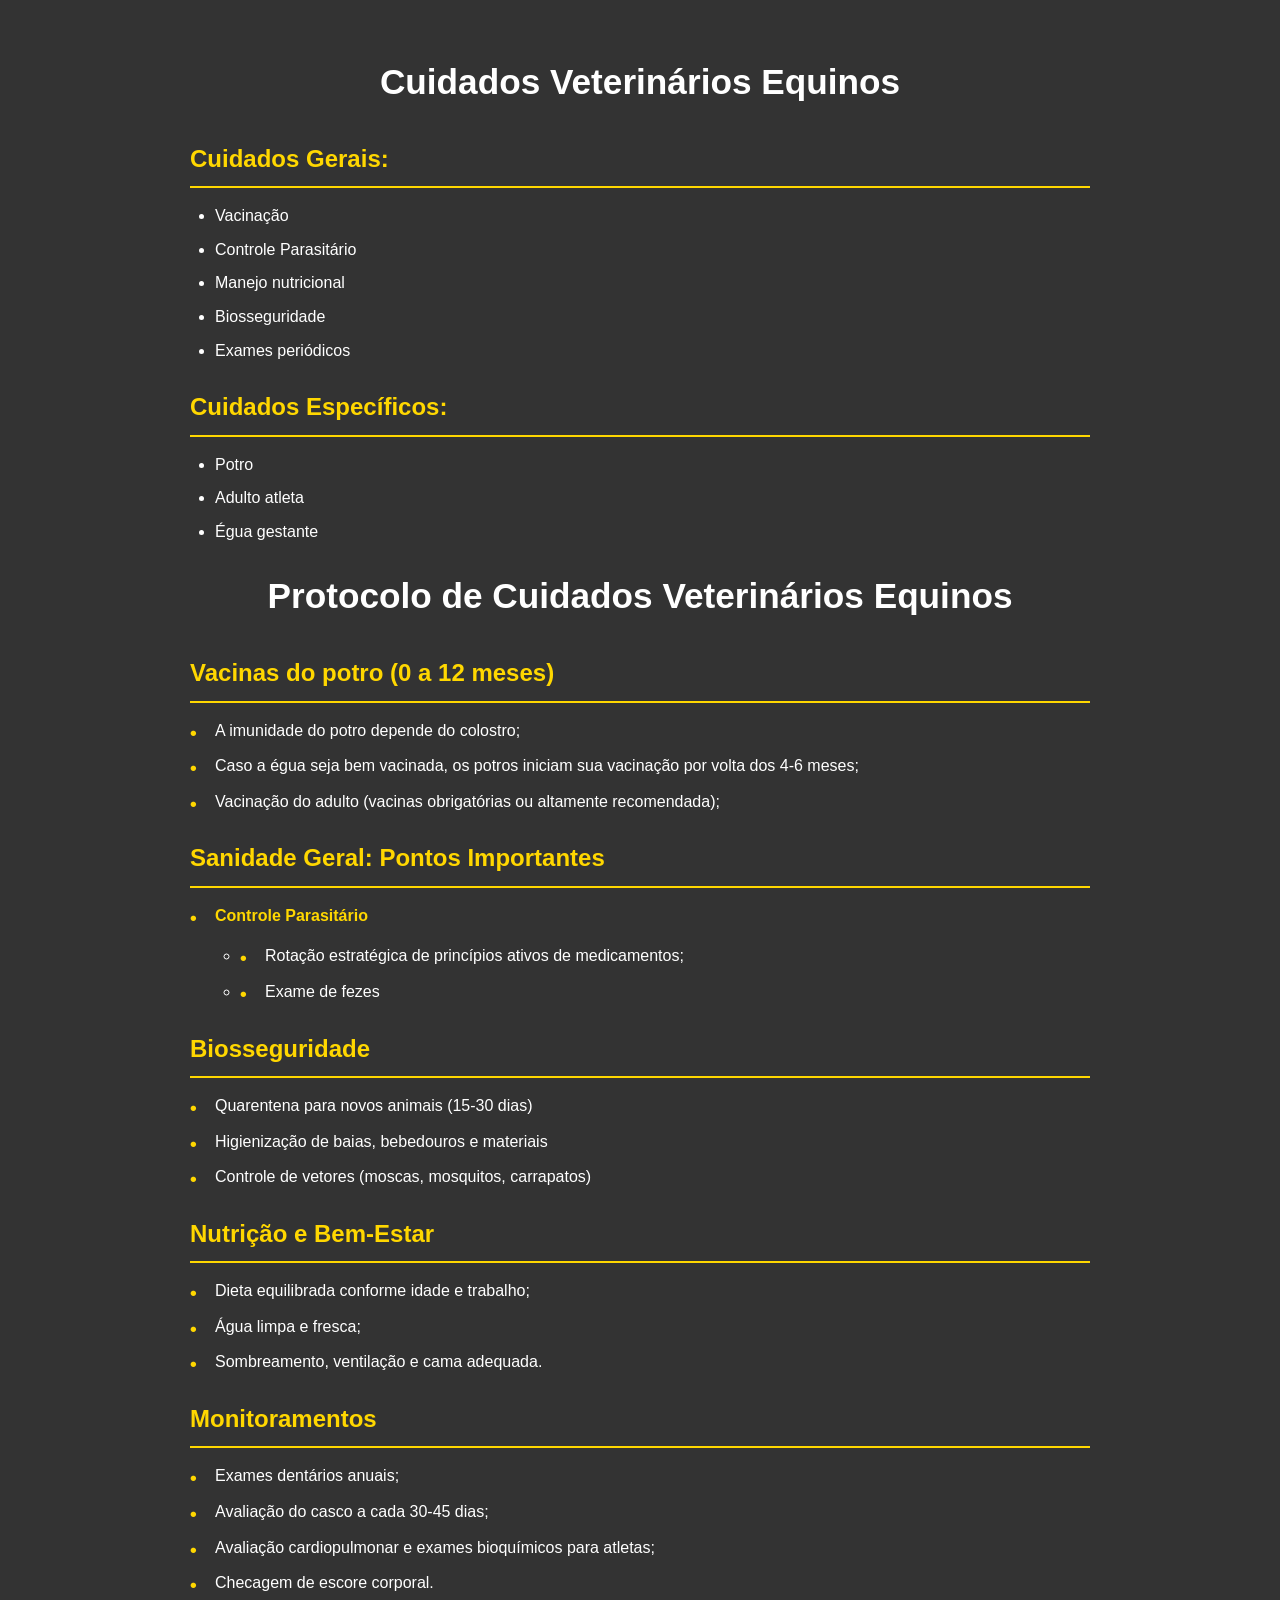
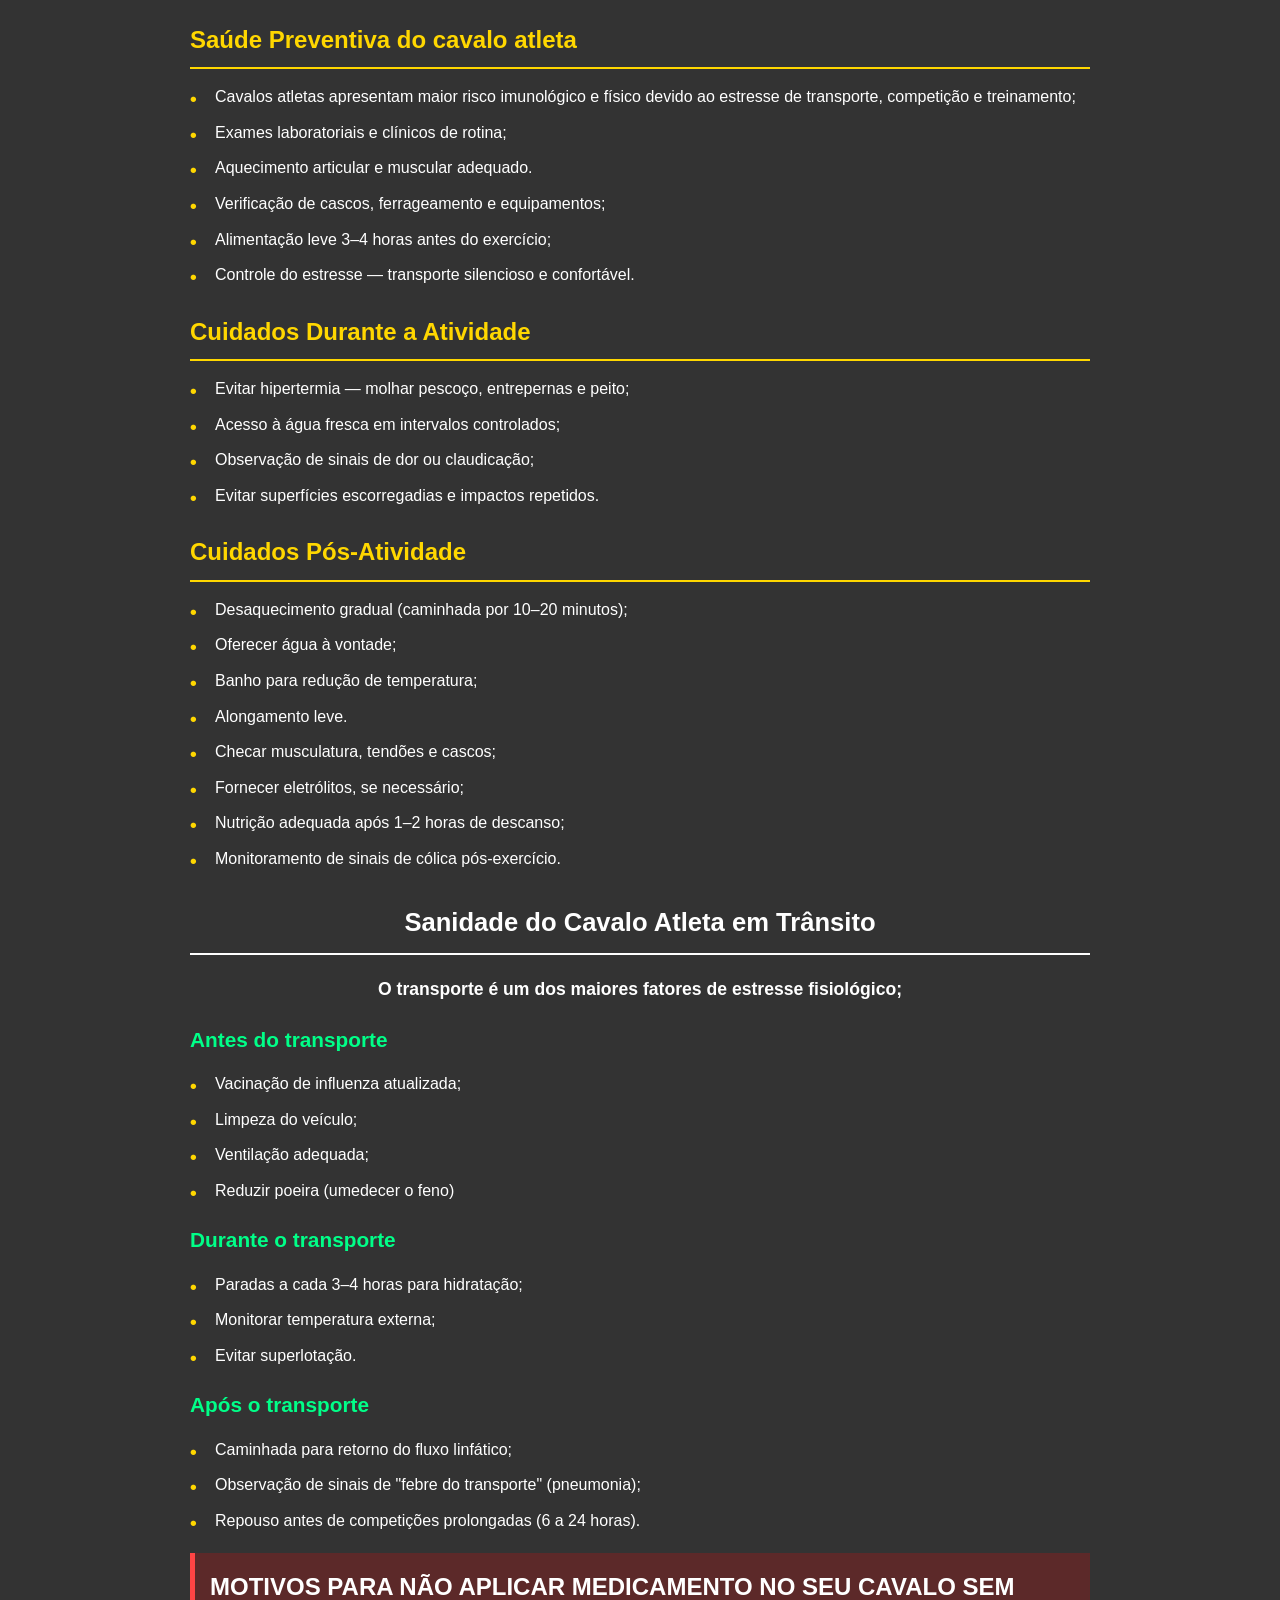
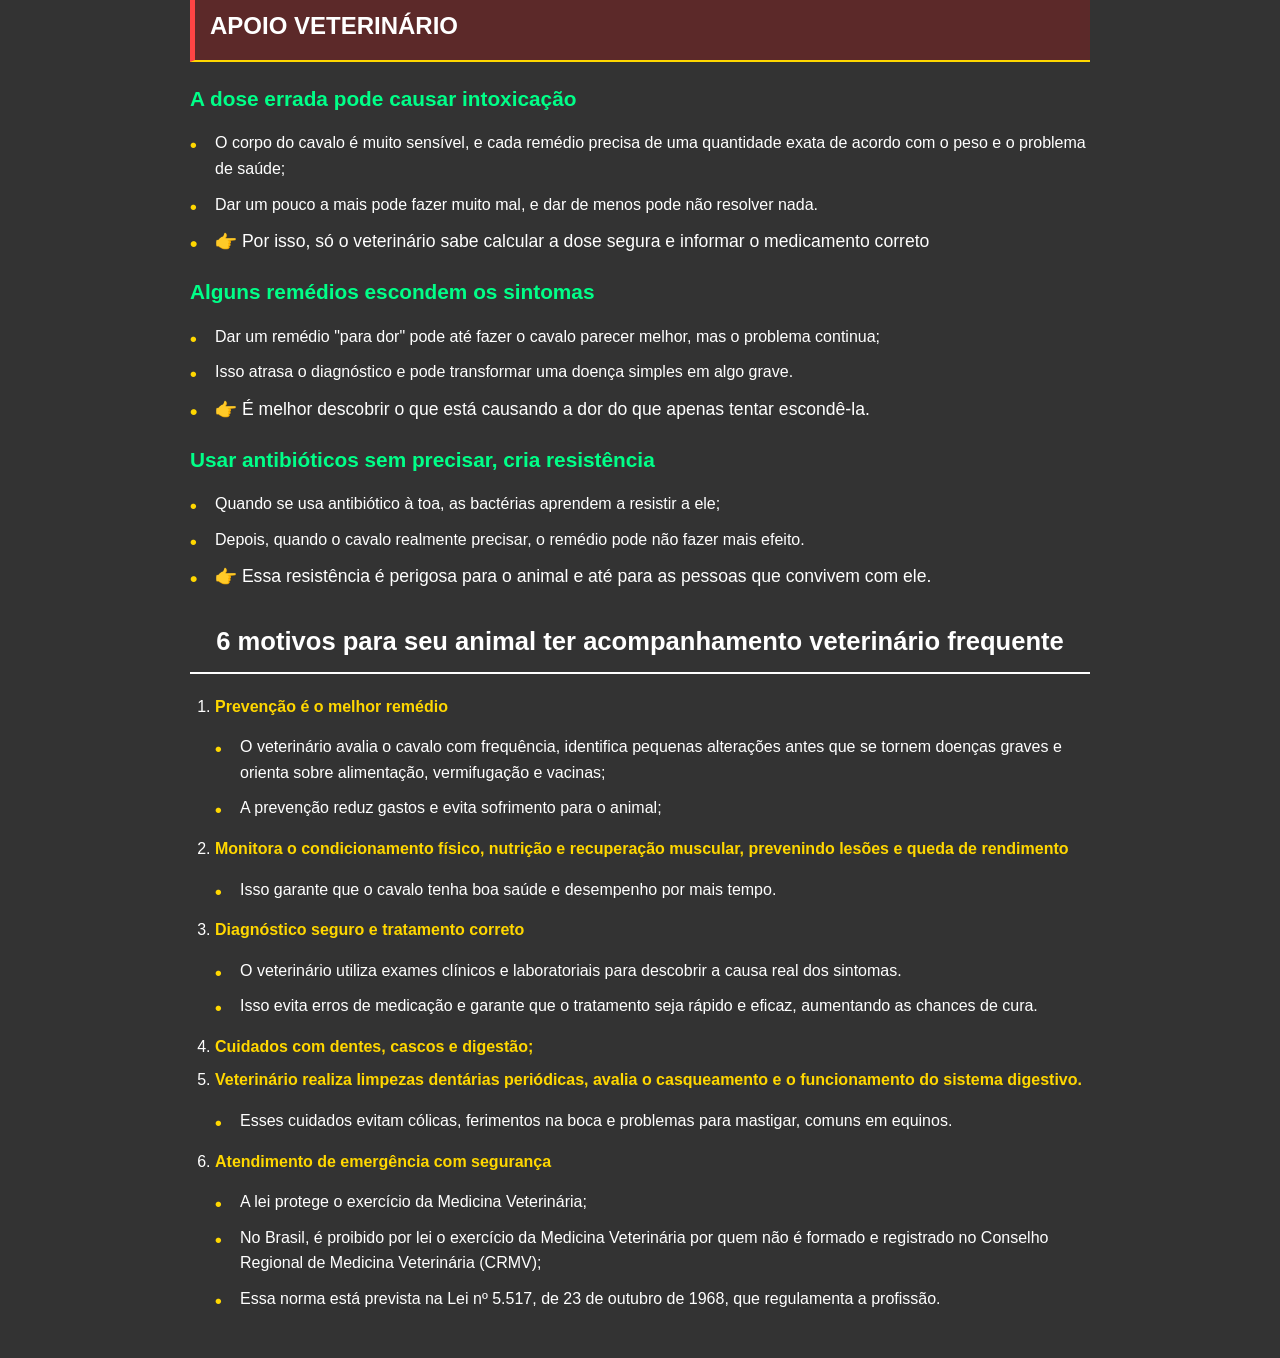
<file: bemestar.html>
<!DOCTYPE html>
<html lang="pt-BR">
<head>
<meta charset="UTF-8">
<meta name="viewport" content="width=device-width, initial-scale=1.0">
<link rel="stylesheet" href="media/css/bemestar.css">
<title>Protocolo de Cuidados Veterinários Equinos</title>
</head>
<body>
<h1>Cuidados Veterinários Equinos</h1>
    
    <h2>Cuidados Gerais:</h2>
    <ul>
        <li>Vacinação</li>
        <li>Controle Parasitário</li>
        <li>Manejo nutricional</li>
        <li>Biosseguridade</li>
        <li>Exames periódicos</li>
    </ul>

    <h2>Cuidados Específicos:</h2>
    <ul>
        <li>Potro</li>
        <li>Adulto atleta</li>
        <li>Égua gestante</li>
    </ul>
<h1>Protocolo de Cuidados Veterinários Equinos</h1>

    <h2>Vacinas do potro (0 a 12 meses)</h2>
    <ul class="bullet-custom">
        <li>A imunidade do potro depende do colostro;</li>
        <li>Caso a égua seja bem vacinada, os potros iniciam sua vacinação por volta dos 4-6 meses;</li>
        <li>Vacinação do adulto (vacinas obrigatórias ou altamente recomendada);</li>
    </ul>

    <h2>Sanidade Geral: Pontos Importantes</h2>
    <ul class="bullet-custom">
        <li><strong>Controle Parasitário</strong>
            <ul>
                <li>Rotação estratégica de princípios ativos de medicamentos;</li>
                <li>Exame de fezes</li>
            </ul>
        </li>
    </ul>

    <h2>Biosseguridade</h2>
    <ul class="bullet-custom">
        <li>Quarentena para novos animais (15-30 dias)</li>
        <li>Higienização de baias, bebedouros e materiais</li>
        <li>Controle de vetores (moscas, mosquitos, carrapatos)</li>
    </ul>

    <h2>Nutrição e Bem-Estar</h2>
    <ul class="bullet-custom">
        <li>Dieta equilibrada conforme idade e trabalho;</li>
        <li>Água limpa e fresca;</li>
        <li>Sombreamento, ventilação e cama adequada.</li>
    </ul>

    <h2>Monitoramentos</h2>
    <ul class="bullet-custom">
        <li>Exames dentários anuais;</li>
        <li>Avaliação do casco a cada 30-45 dias;</li>
        <li>Avaliação cardiopulmonar e exames bioquímicos para atletas;</li>
        <li>Checagem de escore corporal.</li>
    </ul>

    <h2>Saúde Preventiva do cavalo atleta</h2>
    <ul class="bullet-custom">
        <li>Cavalos atletas apresentam maior risco imunológico e físico devido ao estresse de transporte, competição e treinamento;</li>
        <li>Exames laboratoriais e clínicos de rotina;</li>
        <li>Aquecimento articular e muscular adequado.</li>
        <li>Verificação de cascos, ferrageamento e equipamentos;</li>
        <li>Alimentação leve 3–4 horas antes do exercício;</li>
        <li>Controle do estresse — transporte silencioso e confortável.</li>
    </ul>

    <h2>Cuidados Durante a Atividade</h2>
    <ul class="bullet-custom">
        <li>Evitar hipertermia — molhar pescoço, entrepernas e peito;</li>
        <li>Acesso à água fresca em intervalos controlados;</li>
        <li>Observação de sinais de dor ou claudicação;</li>
        <li>Evitar superfícies escorregadias e impactos repetidos.</li>
    </ul>

    <h2>Cuidados Pós-Atividade</h2>
    <ul class="bullet-custom">
        <li>Desaquecimento gradual (caminhada por 10–20 minutos);</li>
        <li>Oferecer água à vontade;</li>
        <li>Banho para redução de temperatura;</li>
        <li>Alongamento leve.</li>
        <li>Checar musculatura, tendões e cascos;</li>
        <li>Fornecer eletrólitos, se necessário;</li>
        <li>Nutrição adequada após 1–2 horas de descanso;</li>
        <li>Monitoramento de sinais de cólica pós-exercício.</li>
    </ul>

    <h2 class="transit-title">Sanidade do Cavalo Atleta em Trânsito</h2>
    <p style="text-align: center; font-weight: bold; font-size: 1.1em; margin-bottom: 20px;">
        O transporte é um dos maiores fatores de estresse fisiológico;
    </p>

    <h3>Antes do transporte</h3>
    <ul class="bullet-custom">
        <li>Vacinação de influenza atualizada;</li>
        <li>Limpeza do veículo;</li>
        <li>Ventilação adequada;</li>
        <li>Reduzir poeira (umedecer o feno)</li>
    </ul>

    <h3>Durante o transporte</h3>
    <ul class="bullet-custom">
        <li>Paradas a cada 3–4 horas para hidratação;</li>
        <li>Monitorar temperatura externa;</li>
        <li>Evitar superlotação.</li>
    </ul>

    <h3>Após o transporte</h3>
    <ul class="bullet-custom">
        <li>Caminhada para retorno do fluxo linfático;</li>
        <li>Observação de sinais de "febre do transporte" (pneumonia);</li>
        <li>Repouso antes de competições prolongadas (6 a 24 horas).</li>
    </ul>

    <h2 class="warning">MOTIVOS PARA NÃO APLICAR MEDICAMENTO NO SEU CAVALO SEM APOIO VETERINÁRIO</h2>
    
    <h3>A dose errada pode causar intoxicação</h3>
    <ul class="bullet-custom">
        <li>O corpo do cavalo é muito sensível, e cada remédio precisa de uma quantidade exata de acordo com o peso e o problema de saúde;</li>
        <li>Dar um pouco a mais pode fazer muito mal, e dar de menos pode não resolver nada.</li>
        <li class="emoji">👉 Por isso, só o veterinário sabe calcular a dose segura e informar o medicamento correto</li>
    </ul>

    <h3>Alguns remédios escondem os sintomas</h3>
    <ul class="bullet-custom">
        <li>Dar um remédio "para dor" pode até fazer o cavalo parecer melhor, mas o problema continua;</li>
        <li>Isso atrasa o diagnóstico e pode transformar uma doença simples em algo grave.</li>
        <li class="emoji">👉 É melhor descobrir o que está causando a dor do que apenas tentar escondê-la.</li>
    </ul>

    <h3>Usar antibióticos sem precisar, cria resistência</h3>
    <ul class="bullet-custom">
        <li>Quando se usa antibiótico à toa, as bactérias aprendem a resistir a ele;</li>
        <li>Depois, quando o cavalo realmente precisar, o remédio pode não fazer mais efeito.</li>
        <li class="emoji">👉 Essa resistência é perigosa para o animal e até para as pessoas que convivem com ele.</li>
    </ul>

    <h2 class="vet-title">6 motivos para seu animal ter acompanhamento veterinário frequente</h2>
    <ol class="number-list">
        <li><strong>Prevenção é o melhor remédio</strong>
            <ul class="bullet-custom">
                <li>O veterinário avalia o cavalo com frequência, identifica pequenas alterações antes que se tornem doenças graves e orienta sobre alimentação, vermifugação e vacinas;</li>
                <li>A prevenção reduz gastos e evita sofrimento para o animal;</li>
            </ul>
        </li>
        <li><strong>Monitora o condicionamento físico, nutrição e recuperação muscular, prevenindo lesões e queda de rendimento</strong>
            <ul class="bullet-custom">
                <li>Isso garante que o cavalo tenha boa saúde e desempenho por mais tempo.</li>
            </ul>
        </li>
        <li><strong>Diagnóstico seguro e tratamento correto</strong>
            <ul class="bullet-custom">
                <li>O veterinário utiliza exames clínicos e laboratoriais para descobrir a causa real dos sintomas.</li>
                <li>Isso evita erros de medicação e garante que o tratamento seja rápido e eficaz, aumentando as chances de cura.</li>
            </ul>
        </li>
        <li><strong>Cuidados com dentes, cascos e digestão;</strong></li>
        <li><strong>Veterinário realiza limpezas dentárias periódicas, avalia o casqueamento e o funcionamento do sistema digestivo.</strong>
            <ul class="bullet-custom">
                <li>Esses cuidados evitam cólicas, ferimentos na boca e problemas para mastigar, comuns em equinos.</li>
            </ul>
        </li>
        <li><strong>Atendimento de emergência com segurança</strong>
            <ul class="bullet-custom">
                <li>A lei protege o exercício da Medicina Veterinária;</li>
                <li>No Brasil, é proibido por lei o exercício da Medicina Veterinária por quem não é formado e registrado no Conselho Regional de Medicina Veterinária (CRMV);</li>
                <li>Essa norma está prevista na Lei nº 5.517, de 23 de outubro de 1968, que regulamenta a profissão.</li>
            </ul>
        </li>
    </ol>
</body>
</html>
</file>
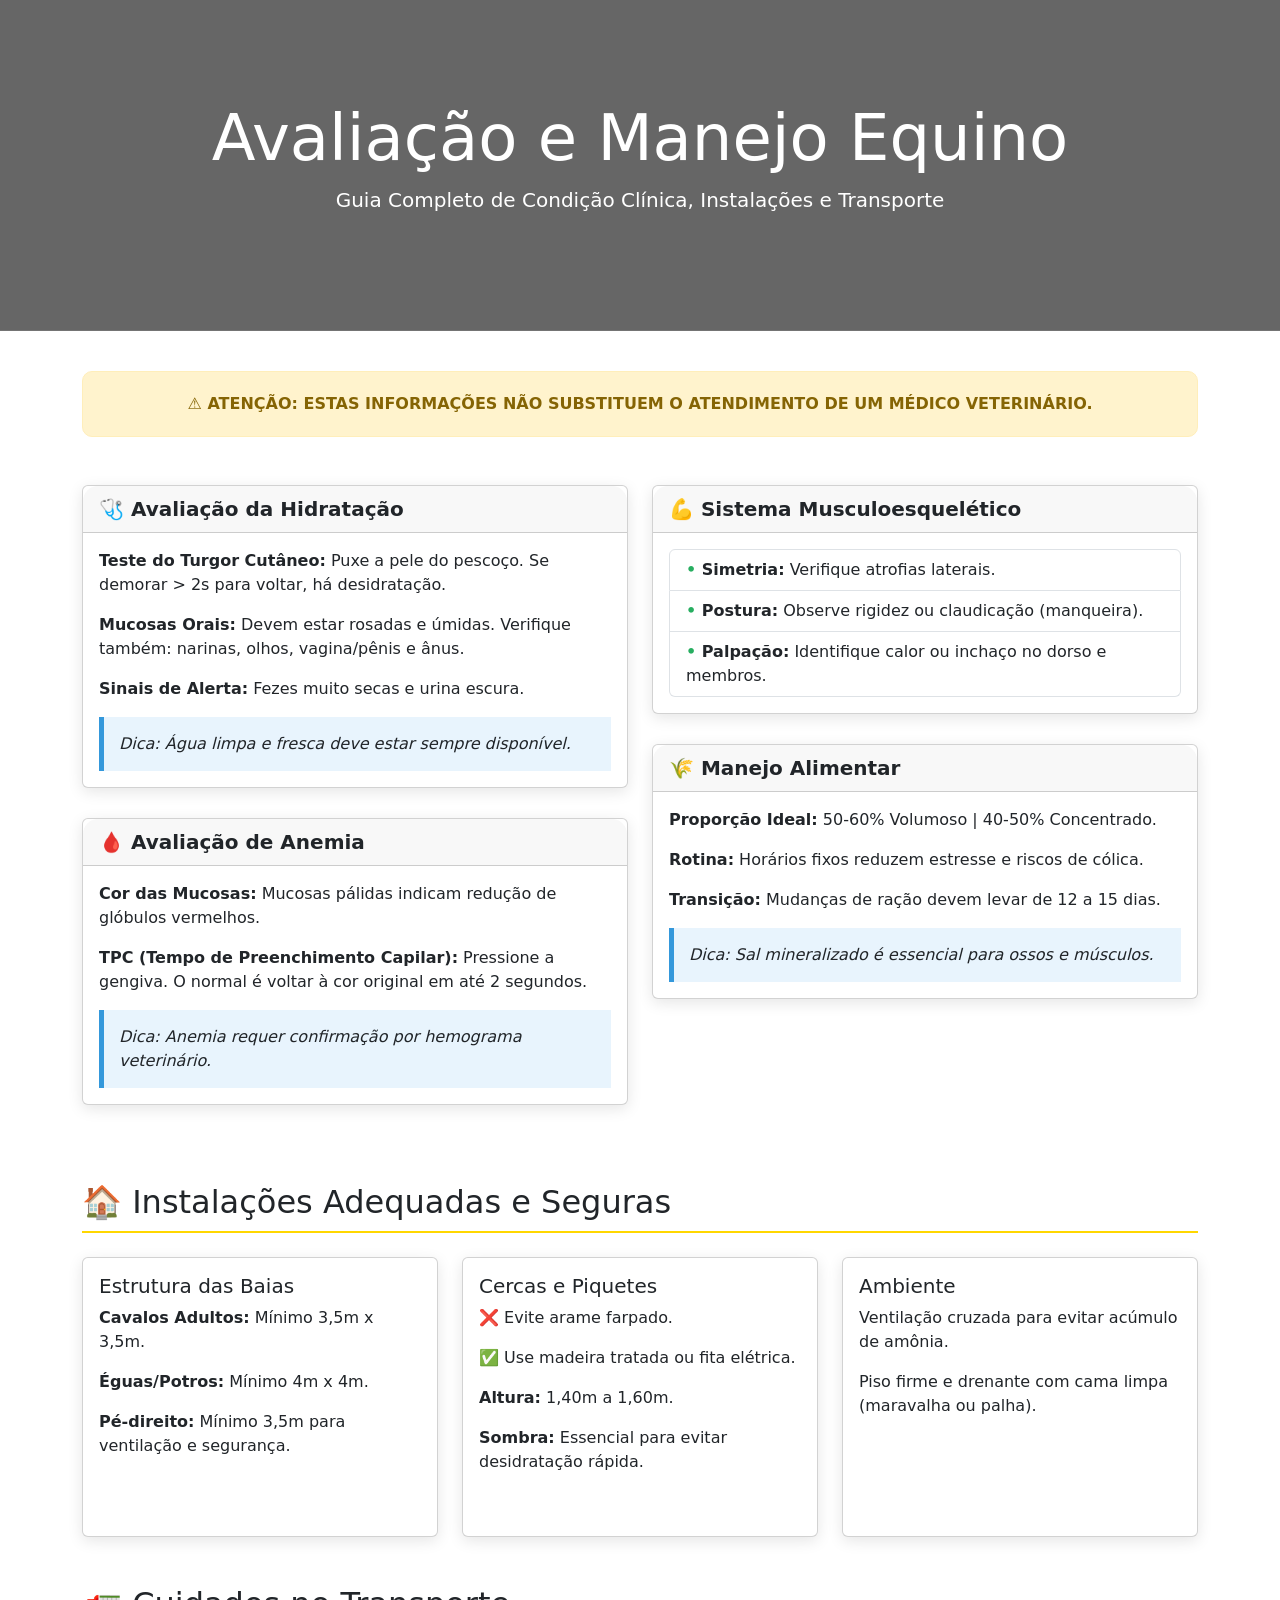
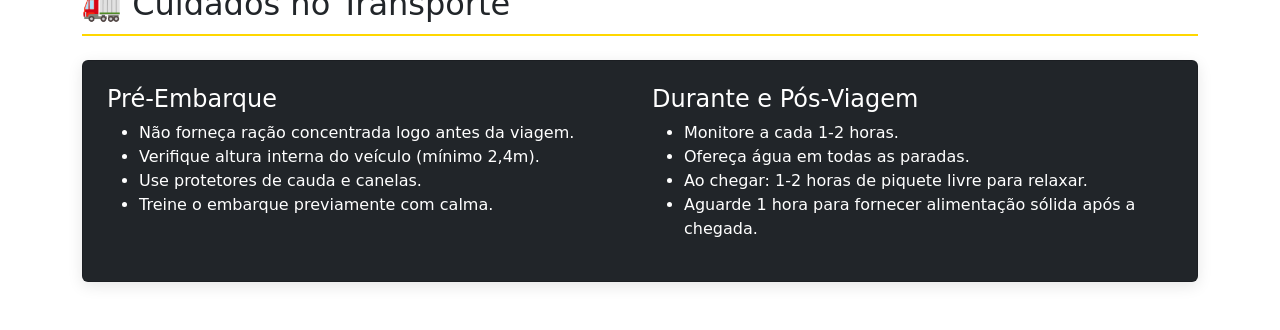
<file: cuidadosgeraiscomcavalo.html>
<!DOCTYPE html>
<html lang="pt-br">
<head>
    <meta charset="UTF-8">
    <meta name="viewport" content="width=device-width, initial-scale=1.0">
    <title>Guia de Manejo Equino - SOS Equisaúde</title>
    <link rel="stylesheet" href="media/css/cuidadosgerais.css">
    <link href="https://cdn.jsdelivr.net/npm/bootstrap@5.3.0/dist/css/bootstrap.min.css" rel="stylesheet">
    <link href="https://fonts.googleapis.com/css2?family=Roboto:wght@300;400;700&display=swap" rel="stylesheet">
<body>

    <header class="hero-section">
        <div class="container">
            <h1 class="display-3">Avaliação e Manejo Equino</h1>
            <p class="lead">Guia Completo de Condição Clínica, Instalações e Transporte</p>
        </div>
    </header>

    <div class="container">
        
        <div class="alerta-box mb-5">
            ⚠️ ATENÇÃO: ESTAS INFORMAÇÕES NÃO SUBSTITUEM O ATENDIMENTO DE UM MÉDICO VETERINÁRIO.
        </div>

        <div class="row">
            <div class="col-lg-6">
                <div class="card">
                    <div class="card-header">🩺 Avaliação da Hidratação</div>
                    <div class="card-body">
                        <p><strong>Teste do Turgor Cutâneo:</strong> Puxe a pele do pescoço. Se demorar > 2s para voltar, há desidratação.</p>
                        <p><strong>Mucosas Orais:</strong> Devem estar rosadas e úmidas. Verifique também: narinas, olhos, vagina/pênis e ânus.</p>
                        <p><strong>Sinais de Alerta:</strong> Fezes muito secas e urina escura.</p>
                        <div class="dica-box">Dica: Água limpa e fresca deve estar sempre disponível.</div>
                    </div>
                </div>

                <div class="card">
                    <div class="card-header">🩸 Avaliação de Anemia</div>
                    <div class="card-body">
                        <p><strong>Cor das Mucosas:</strong> Mucosas pálidas indicam redução de glóbulos vermelhos.</p>
                        <p><strong>TPC (Tempo de Preenchimento Capilar):</strong> Pressione a gengiva. O normal é voltar à cor original em até 2 segundos.</p>
                        <div class="dica-box">Dica: Anemia requer confirmação por hemograma veterinário.</div>
                    </div>
                </div>
            </div>

            <div class="col-lg-6">
                <div class="card">
                    <div class="card-header">💪 Sistema Musculoesquelético</div>
                    <div class="card-body">
                        <ul class="list-group">
                            <li class="list-group-item"><strong>Simetria:</strong> Verifique atrofias laterais.</li>
                            <li class="list-group-item"><strong>Postura:</strong> Observe rigidez ou claudicação (manqueira).</li>
                            <li class="list-group-item"><strong>Palpação:</strong> Identifique calor ou inchaço no dorso e membros.</li>
                        </ul>
                    </div>
                </div>

                <div class="card">
                    <div class="card-header">🌾 Manejo Alimentar</div>
                    <div class="card-body">
                        <p><strong>Proporção Ideal:</strong> 50-60% Volumoso | 40-50% Concentrado.</p>
                        <p><strong>Rotina:</strong> Horários fixos reduzem estresse e riscos de cólica.</p>
                        <p><strong>Transição:</strong> Mudanças de ração devem levar de 12 a 15 dias.</p>
                        <div class="dica-box">Dica: Sal mineralizado é essencial para ossos e músculos.</div>
                    </div>
                </div>
            </div>
        </div>

        <section class="mt-5">
            <h2 class="mb-4">🏠 Instalações Adequadas e Seguras</h2>
            <div class="row">
                <div class="col-md-4">
                    <div class="card h-100">
                        <div class="card-body">
                            <h5>Estrutura das Baias</h5>
                            <p><strong>Cavalos Adultos:</strong> Mínimo 3,5m x 3,5m.</p>
                            <p><strong>Éguas/Potros:</strong> Mínimo 4m x 4m.</p>
                            <p><strong>Pé-direito:</strong> Mínimo 3,5m para ventilação e segurança.</p>
                        </div>
                    </div>
                </div>
                <div class="col-md-4">
                    <div class="card h-100">
                        <div class="card-body">
                            <h5>Cercas e Piquetes</h5>
                            <p>❌ Evite arame farpado.</p>
                            <p>✅ Use madeira tratada ou fita elétrica.</p>
                            <p><strong>Altura:</strong> 1,40m a 1,60m.</p>
                            <p><strong>Sombra:</strong> Essencial para evitar desidratação rápida.</p>
                        </div>
                    </div>
                </div>
                <div class="col-md-4">
                    <div class="card h-100">
                        <div class="card-body">
                            <h5>Ambiente</h5>
                            <p>Ventilação cruzada para evitar acúmulo de amônia.</p>
                            <p>Piso firme e drenante com cama limpa (maravalha ou palha).</p>
                        </div>
                    </div>
                </div>
            </div>
        </section>

        <section class="mt-5 mb-5">
            <h2 class="mb-4">🚛 Cuidados no Transporte</h2>
            <div class="card bg-dark text-white">
                <div class="card-body p-4">
                    <div class="row">
                        <div class="col-md-6">
                            <h4>Pré-Embarque</h4>
                            <ul>
                                <li>Não forneça ração concentrada logo antes da viagem.</li>
                                <li>Verifique altura interna do veículo (mínimo 2,4m).</li>
                                <li>Use protetores de cauda e canelas.</li>
                                <li>Treine o embarque previamente com calma.</li>
                            </ul>
                        </div>
                        <div class="col-md-6">
                            <h4>Durante e Pós-Viagem</h4>
                            <ul>
                                <li>Monitore a cada 1-2 horas.</li>
                                <li>Ofereça água em todas as paradas.</li>
                                <li>Ao chegar: 1-2 horas de piquete livre para relaxar.</li>
                                <li>Aguarde 1 hora para fornecer alimentação sólida após a chegada.</li>
                            </ul>
                        </div>
                    </div>
                </div>
            </div>
        </section>

    </div>
</file>
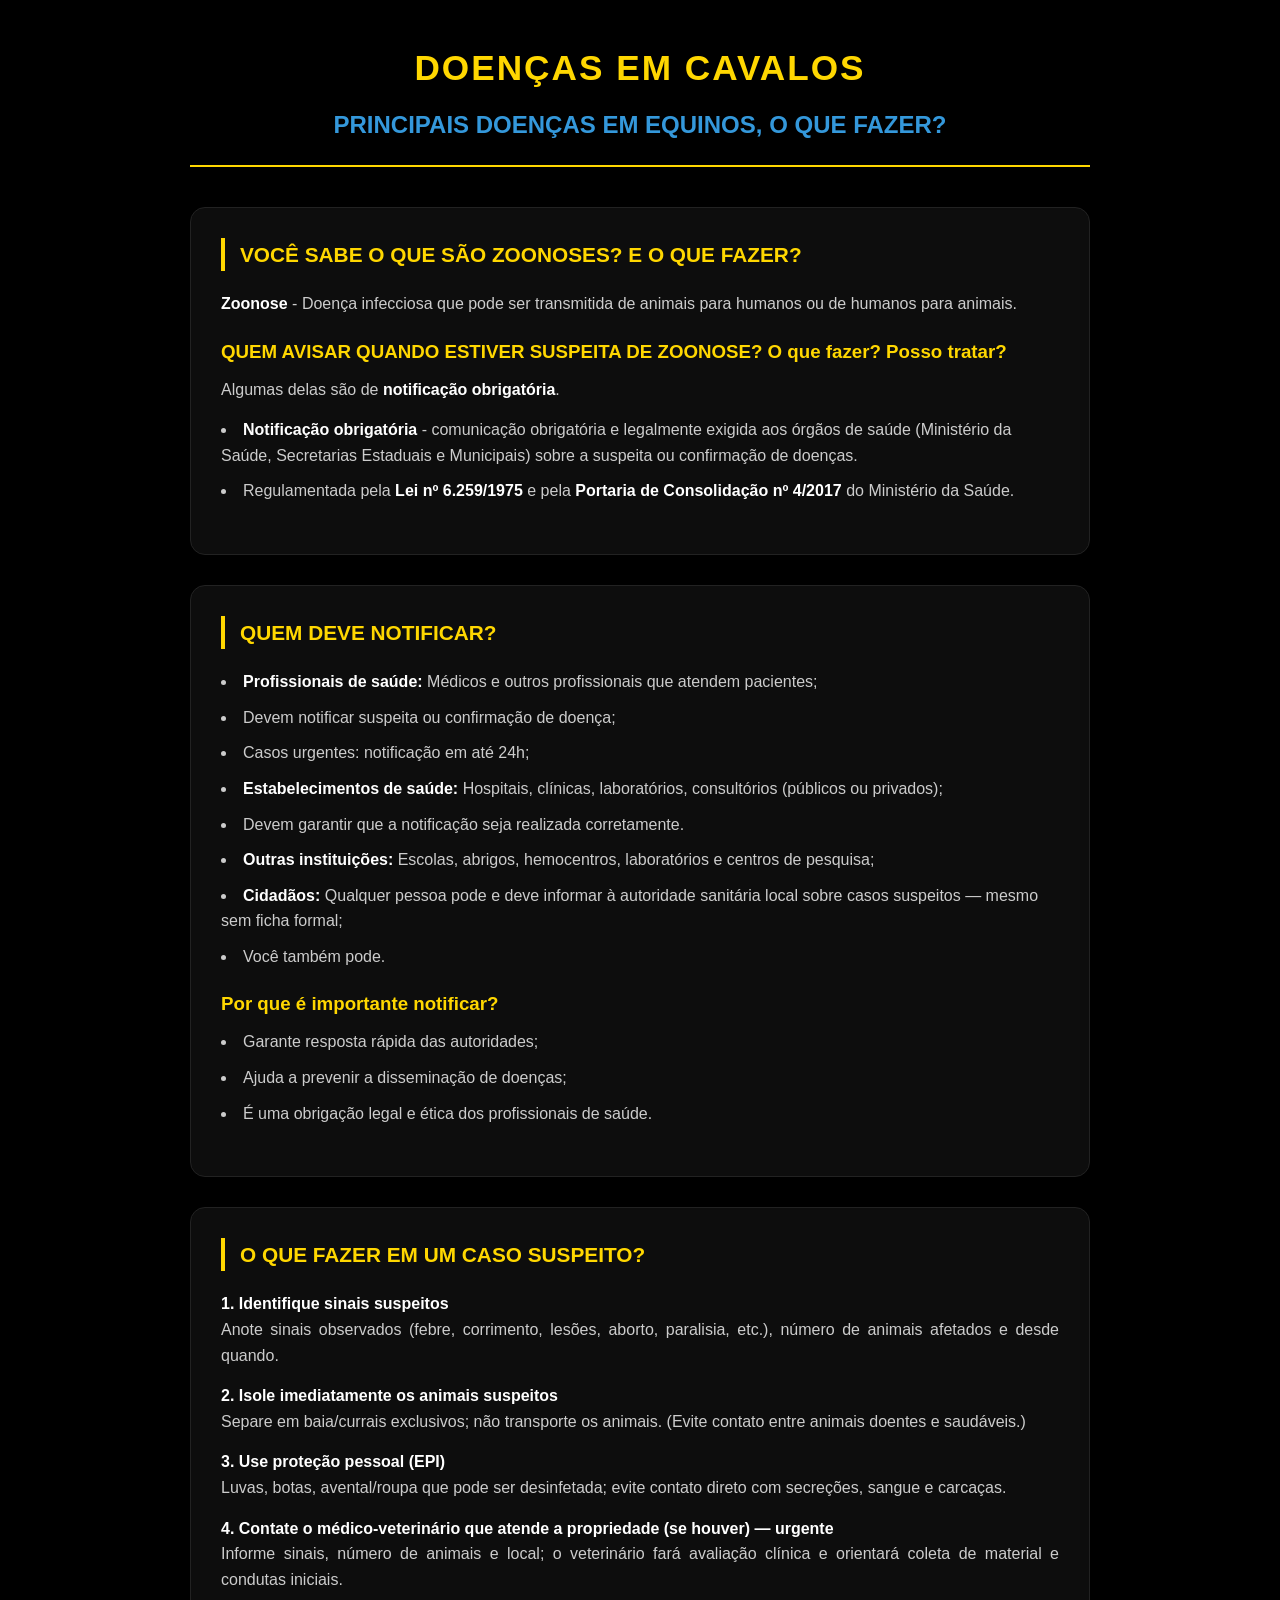
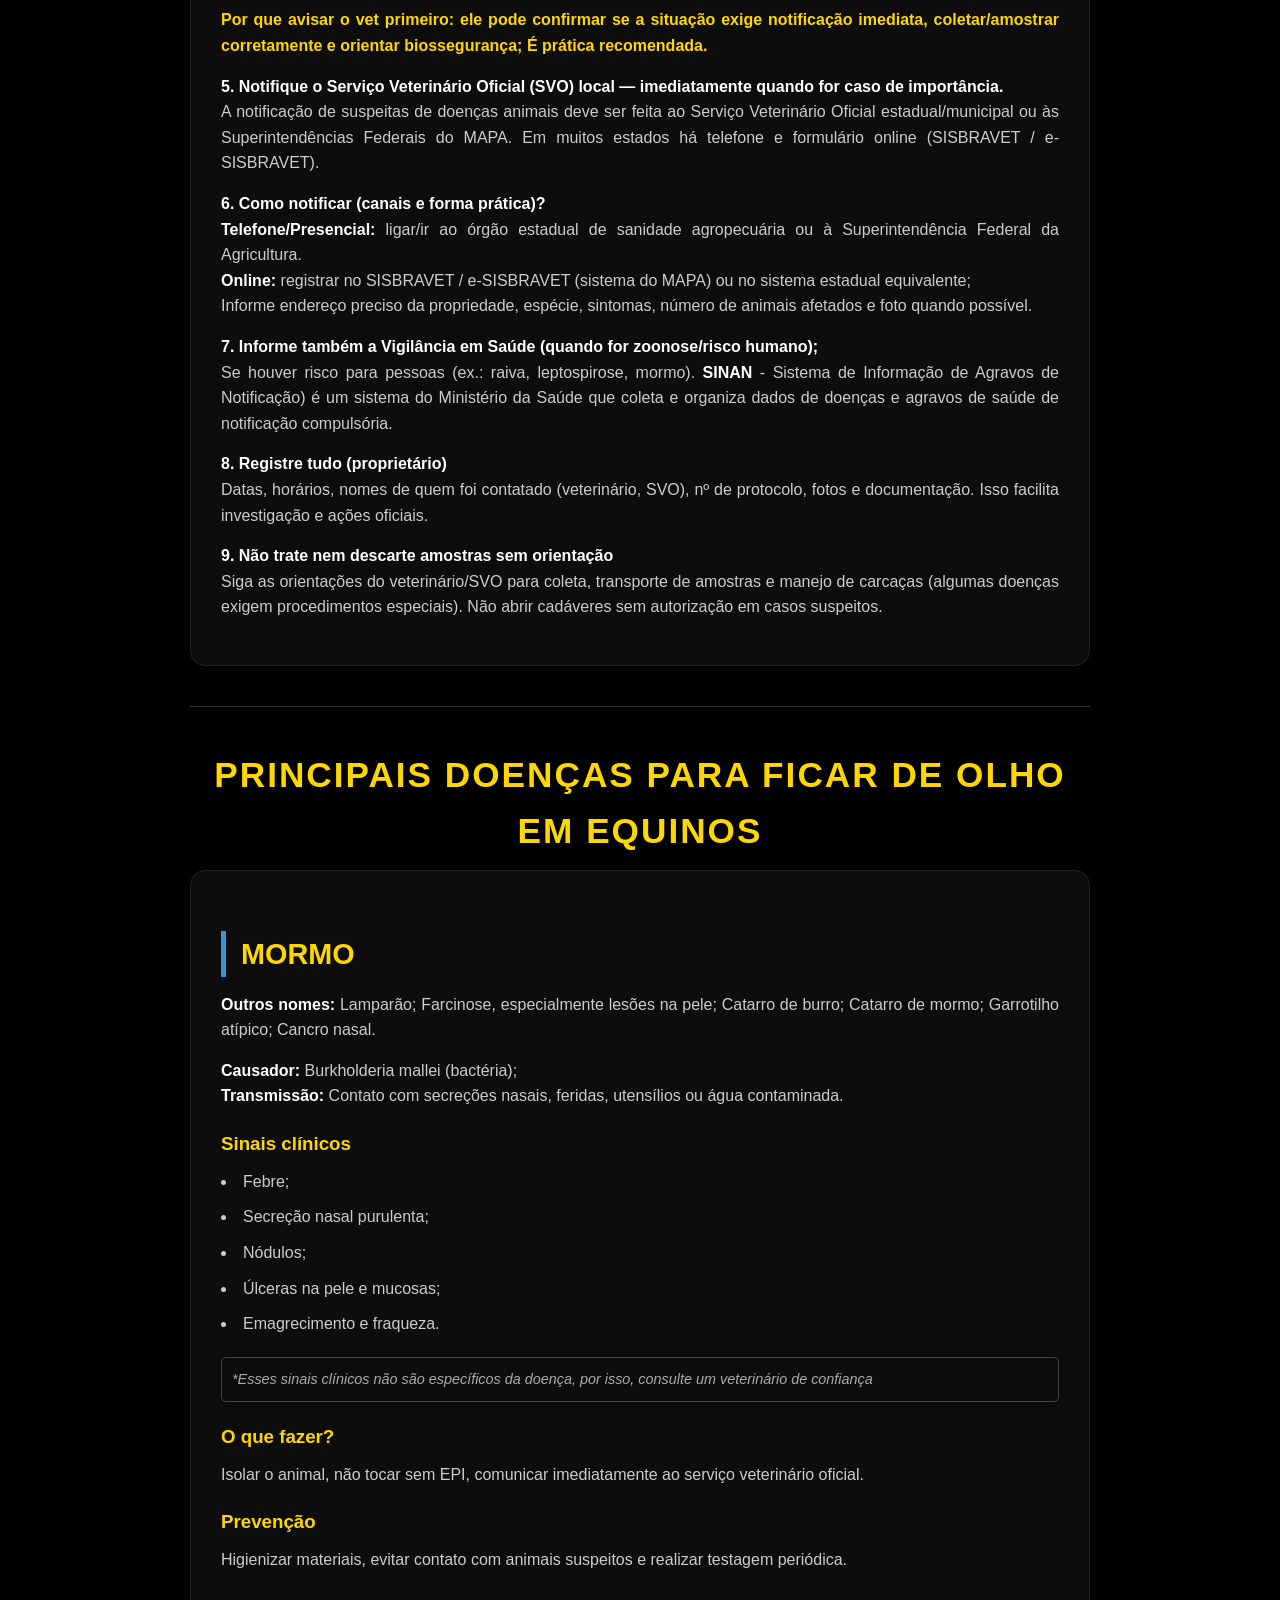
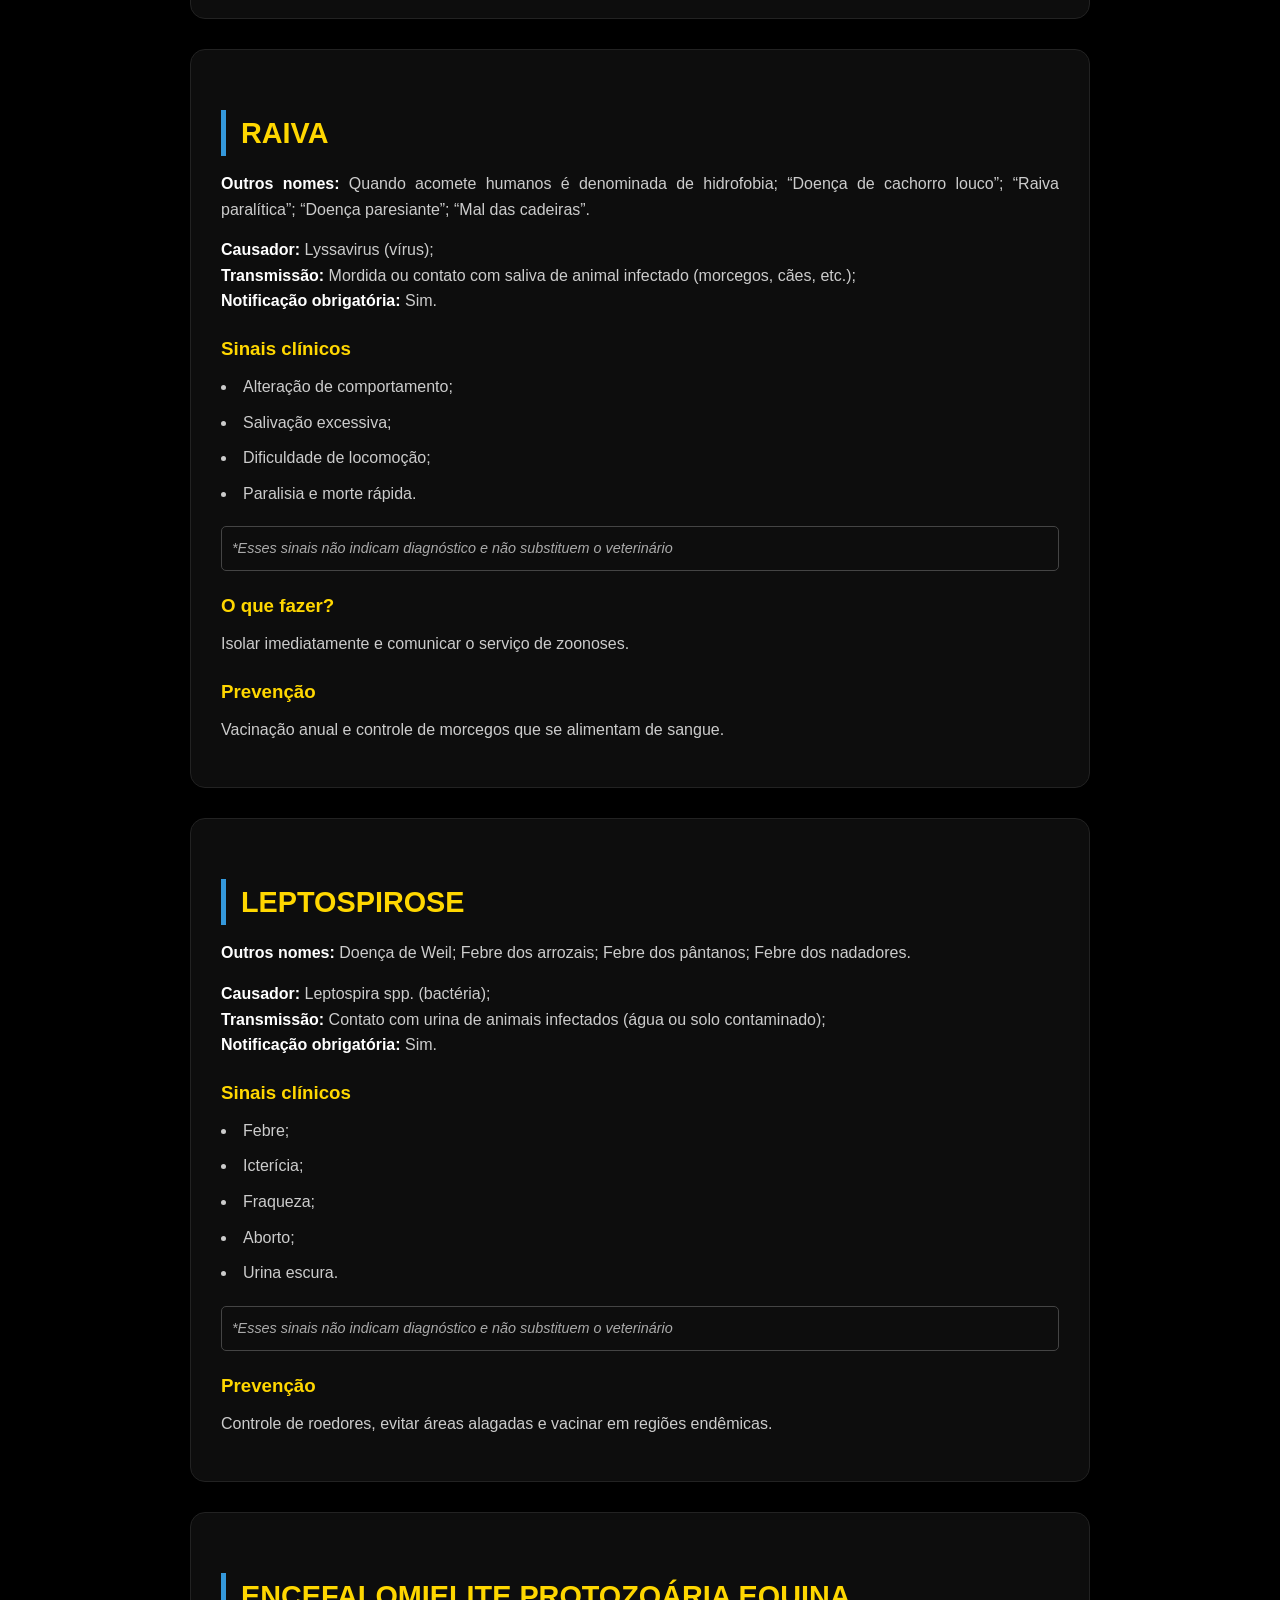
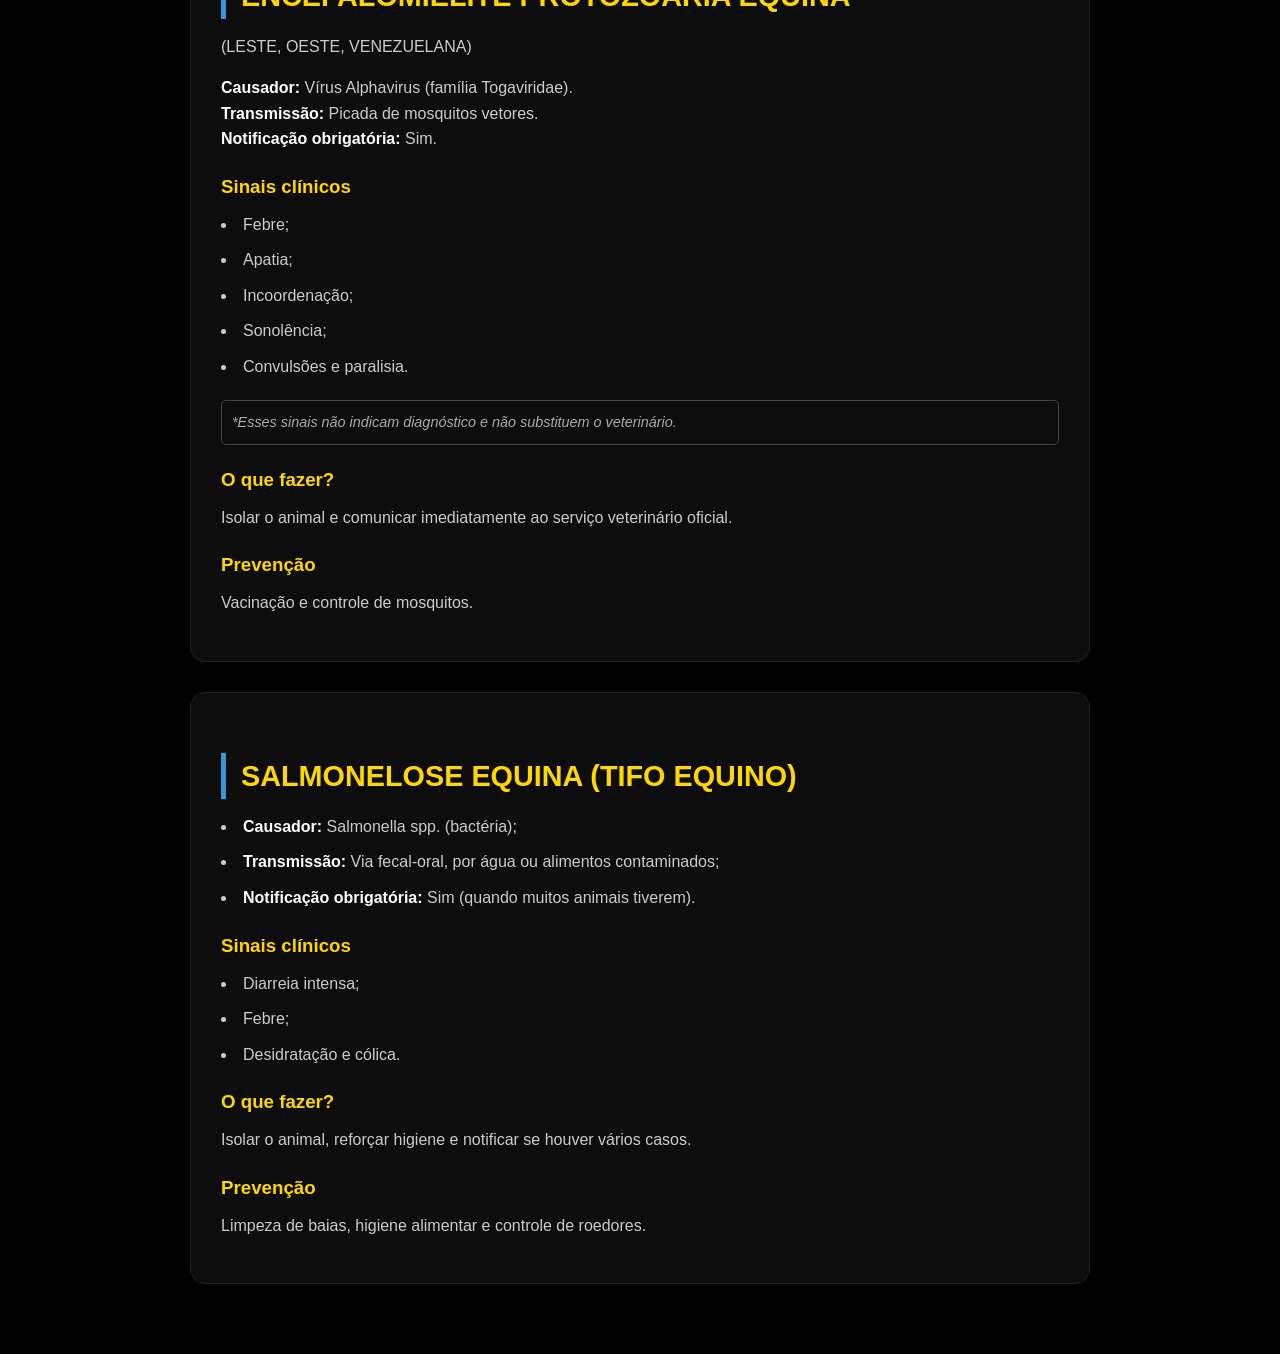
<file: doencasemcavalos.html>
<!DOCTYPE html>
<html lang="pt-BR">
<head>
    <meta charset="UTF-8">
    <meta name="viewport" content="width=device-width, initial-scale=1.0">
    <link rel="stylesheet" href="/media/css/doencassemcavalos.css">
    <title>Doenças em Cavalos - Guia de Notificação</title>

</head>
<body>
<div class="container">
    <h1 class="main-title">DOENÇAS EM CAVALOS</h1>
    <h2 class="sub-title">PRINCIPAIS DOENÇAS EM EQUINOS, O QUE FAZER?</h2>

    <section class="section-box">
        <h2 class="highlight-title">Você sabe o que são zoonoses? E o que fazer?</h2>
        <p><strong>Zoonose</strong> - Doença infecciosa que pode ser transmitida de animais para humanos ou de humanos para animais.</p>
        
        <h3>QUEM AVISAR QUANDO ESTIVER SUSPEITA DE ZOONOSE? O que fazer? Posso tratar?</h3>
        <p>Algumas delas são de <strong>notificação obrigatória</strong>.</p>
        
        <ul>
            <li><strong>Notificação obrigatória</strong> - comunicação obrigatória e legalmente exigida aos órgãos de saúde (Ministério da Saúde, Secretarias Estaduais e Municipais) sobre a suspeita ou confirmação de doenças.</li>
            <li>Regulamentada pela <strong>Lei nº 6.259/1975</strong> e pela <strong>Portaria de Consolidação nº 4/2017</strong> do Ministério da Saúde.</li>
        </ul>
    </section>

    <section class="section-box">
        <h2 class="highlight-title">Quem Deve Notificar?</h2>
        <ul>
            <li><strong>Profissionais de saúde:</strong> Médicos e outros profissionais que atendem pacientes;</li>
            <li>Devem notificar suspeita ou confirmação de doença;</li>
            <li>Casos urgentes: notificação em até 24h;</li>
            <li><strong>Estabelecimentos de saúde:</strong> Hospitais, clínicas, laboratórios, consultórios (públicos ou privados);</li>
            <li>Devem garantir que a notificação seja realizada corretamente.</li>
            <li><strong>Outras instituições:</strong> Escolas, abrigos, hemocentros, laboratórios e centros de pesquisa;</li>
            <li><strong>Cidadãos:</strong> Qualquer pessoa pode e deve informar à autoridade sanitária local sobre casos suspeitos — mesmo sem ficha formal;</li>
            <li>Você também pode.</li>
        </ul>

        <h3>Por que é importante notificar?</h3>
        <ul>
            <li>Garante resposta rápida das autoridades;</li>
            <li>Ajuda a prevenir a disseminação de doenças;</li>
            <li>É uma obrigação legal e ética dos profissionais de saúde.</li>
        </ul>
    </section>

    <section class="section-box">
        <h2 class="highlight-title">O que fazer em um caso suspeito?</h2>
        
        <p><strong>1. Identifique sinais suspeitos</strong><br>
        Anote sinais observados (febre, corrimento, lesões, aborto, paralisia, etc.), número de animais afetados e desde quando.</p>

        <p><strong>2. Isole imediatamente os animais suspeitos</strong><br>
        Separe em baia/currais exclusivos; não transporte os animais. (Evite contato entre animais doentes e saudáveis.)</p>

        <p><strong>3. Use proteção pessoal (EPI)</strong><br>
        Luvas, botas, avental/roupa que pode ser desinfetada; evite contato direto com secreções, sangue e carcaças.</p>

        <p><strong>4. Contate o médico-veterinário que atende a propriedade (se houver) — urgente</strong><br>
        Informe sinais, número de animais e local; o veterinário fará avaliação clínica e orientará coleta de material e condutas iniciais.</p>
        <p class="important-note">Por que avisar o vet primeiro: ele pode confirmar se a situação exige notificação imediata, coletar/amostrar corretamente e orientar biossegurança; É prática recomendada.</p>

        <p><strong>5. Notifique o Serviço Veterinário Oficial (SVO) local — imediatamente quando for caso de importância.</strong><br>
        A notificação de suspeitas de doenças animais deve ser feita ao Serviço Veterinário Oficial estadual/municipal ou às Superintendências Federais do MAPA. Em muitos estados há telefone e formulário online (SISBRAVET / e-SISBRAVET).</p>

        <p><strong>6. Como notificar (canais e forma prática)?</strong><br>
        <strong>Telefone/Presencial:</strong> ligar/ir ao órgão estadual de sanidade agropecuária ou à Superintendência Federal da Agricultura.<br>
        <strong>Online:</strong> registrar no SISBRAVET / e-SISBRAVET (sistema do MAPA) ou no sistema estadual equivalente;<br>
        Informe endereço preciso da propriedade, espécie, sintomas, número de animais afetados e foto quando possível.</p>

        <p><strong>7. Informe também a Vigilância em Saúde (quando for zoonose/risco humano);</strong><br>
        Se houver risco para pessoas (ex.: raiva, leptospirose, mormo). <strong>SINAN</strong> - Sistema de Informação de Agravos de Notificação) é um sistema do Ministério da Saúde que coleta e organiza dados de doenças e agravos de saúde de notificação compulsória.</p>

        <p><strong>8. Registre tudo (proprietário)</strong><br>
        Datas, horários, nomes de quem foi contatado (veterinário, SVO), nº de protocolo, fotos e documentação. Isso facilita investigação e ações oficiais.</p>

        <p><strong>9. Não trate nem descarte amostras sem orientação</strong><br>
        Siga as orientações do veterinário/SVO para coleta, transporte de amostras e manejo de carcaças (algumas doenças exigem procedimentos especiais). Não abrir cadáveres sem autorização em casos suspeitos.</p>
    </section>

    <div class="divider"></div>

    <h1 class="main-title">Principais doenças para ficar de olho em equinos</h1>

    <div class="content-box">
        <h2 class="disease-title">MORMO</h2>
        <p><strong>Outros nomes:</strong> Lamparão; Farcinose, especialmente lesões na pele; Catarro de burro; Catarro de mormo; Garrotilho atípico; Cancro nasal.</p>
        <p><strong>Causador:</strong> Burkholderia mallei (bactéria);<br><strong>Transmissão:</strong> Contato com secreções nasais, feridas, utensílios ou água contaminada.</p>
        <h3>Sinais clínicos</h3>
        <ul>
            <li>Febre;</li>
            <li>Secreção nasal purulenta;</li>
            <li>Nódulos;</li>
            <li>Úlceras na pele e mucosas;</li>
            <li>Emagrecimento e fraqueza.</li>
        </ul>
        <p class="clinical-warning">*Esses sinais clínicos não são específicos da doença, por isso, consulte um veterinário de confiança</p>
        <h3>O que fazer?</h3>
        <p>Isolar o animal, não tocar sem EPI, comunicar imediatamente ao serviço veterinário oficial.</p>
        <h3>Prevenção</h3>
        <p>Higienizar materiais, evitar contato com animais suspeitos e realizar testagem periódica.</p>
    </div>

    <div class="content-box">
        <h2 class="disease-title">RAIVA</h2>
        <p><strong>Outros nomes:</strong> Quando acomete humanos é denominada de hidrofobia; “Doença de cachorro louco”; “Raiva paralítica”; “Doença paresiante”; “Mal das cadeiras”.</p>
        <p><strong>Causador:</strong> Lyssavirus (vírus);<br><strong>Transmissão:</strong> Mordida ou contato com saliva de animal infectado (morcegos, cães, etc.);<br><strong>Notificação obrigatória:</strong> Sim.</p>
        <h3>Sinais clínicos</h3>
        <ul>
            <li>Alteração de comportamento;</li>
            <li>Salivação excessiva;</li>
            <li>Dificuldade de locomoção;</li>
            <li>Paralisia e morte rápida.</li>
        </ul>
        <p class="clinical-warning">*Esses sinais não indicam diagnóstico e não substituem o veterinário</p>
        <h3>O que fazer?</h3>
        <p>Isolar imediatamente e comunicar o serviço de zoonoses.</p>
        <h3>Prevenção</h3>
        <p>Vacinação anual e controle de morcegos que se alimentam de sangue.</p>
    </div>

    <div class="content-box">
        <h2 class="disease-title">LEPTOSPIROSE</h2>
        <p><strong>Outros nomes:</strong> Doença de Weil; Febre dos arrozais; Febre dos pântanos; Febre dos nadadores.</p>
        <p><strong>Causador:</strong> Leptospira spp. (bactéria);<br><strong>Transmissão:</strong> Contato com urina de animais infectados (água ou solo contaminado);<br><strong>Notificação obrigatória:</strong> Sim.</p>
        <h3>Sinais clínicos</h3>
        <ul>
            <li>Febre;</li>
            <li>Icterícia;</li>
            <li>Fraqueza;</li>
            <li>Aborto;</li>
            <li>Urina escura.</li>
        </ul>
        <p class="clinical-warning">*Esses sinais não indicam diagnóstico e não substituem o veterinário</p>
        <h3>Prevenção</h3>
        <p>Controle de roedores, evitar áreas alagadas e vacinar em regiões endêmicas.</p>
    </div>

    <div class="content-box">
        <h2 class="disease-title">ENCEFALOMIELITE PROTOZOÁRIA EQUINA</h2>
        <p>(LESTE, OESTE, VENEZUELANA)</p>
        <p><strong>Causador:</strong> Vírus Alphavirus (família Togaviridae).<br><strong>Transmissão:</strong> Picada de mosquitos vetores.<br><strong>Notificação obrigatória:</strong> Sim.</p>
        <h3>Sinais clínicos</h3>
        <ul>
            <li>Febre;</li>
            <li>Apatia;</li>
            <li>Incoordenação;</li>
            <li>Sonolência;</li>
            <li>Convulsões e paralisia.</li>
        </ul>
        <p class="clinical-warning">*Esses sinais não indicam diagnóstico e não substituem o veterinário.</p>
        <h3>O que fazer?</h3>
        <p>Isolar o animal e comunicar imediatamente ao serviço veterinário oficial.</p>
        <h3>Prevenção</h3>
        <p>Vacinação e controle de mosquitos.</p>
    </div>

    <div class="content-box">
        <h2 class="disease-title">SALMONELOSE EQUINA (Tifo Equino)</h2>
        <ul>
            <li><strong>Causador:</strong> Salmonella spp. (bactéria);</li>
            <li><strong>Transmissão:</strong> Via fecal-oral, por água ou alimentos contaminados;</li>
            <li><strong>Notificação obrigatória:</strong> Sim (quando muitos animais tiverem).</li>
        </ul>
        <h3>Sinais clínicos</h3>
        <ul>
            <li>Diarreia intensa;</li>
            <li>Febre;</li>
            <li>Desidratação e cólica.</li>
        </ul>
        <h3>O que fazer?</h3>
        <p>Isolar o animal, reforçar higiene e notificar se houver vários casos.</p>
        <h3>Prevenção</h3>
        <p>Limpeza de baias, higiene alimentar e controle de roedores.</p>
    </div>
</div>
</body>
</html>
</file>
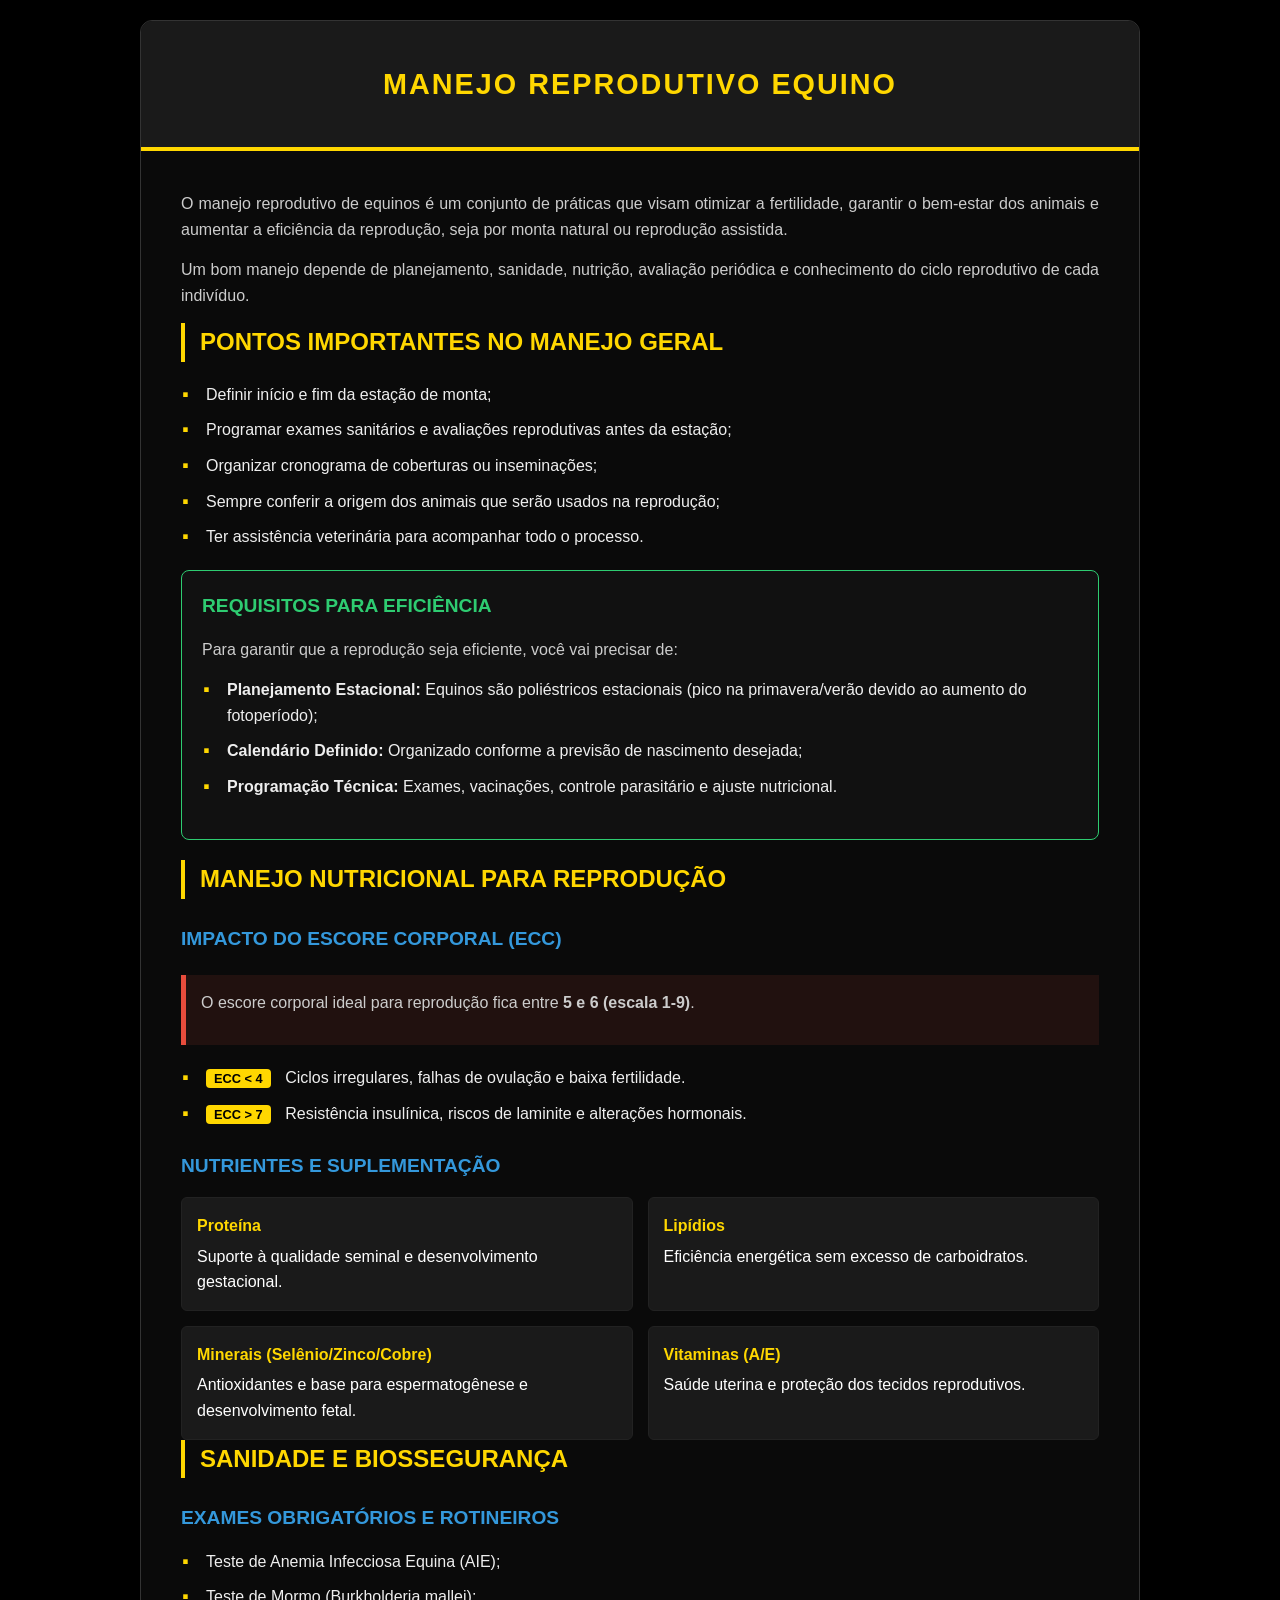
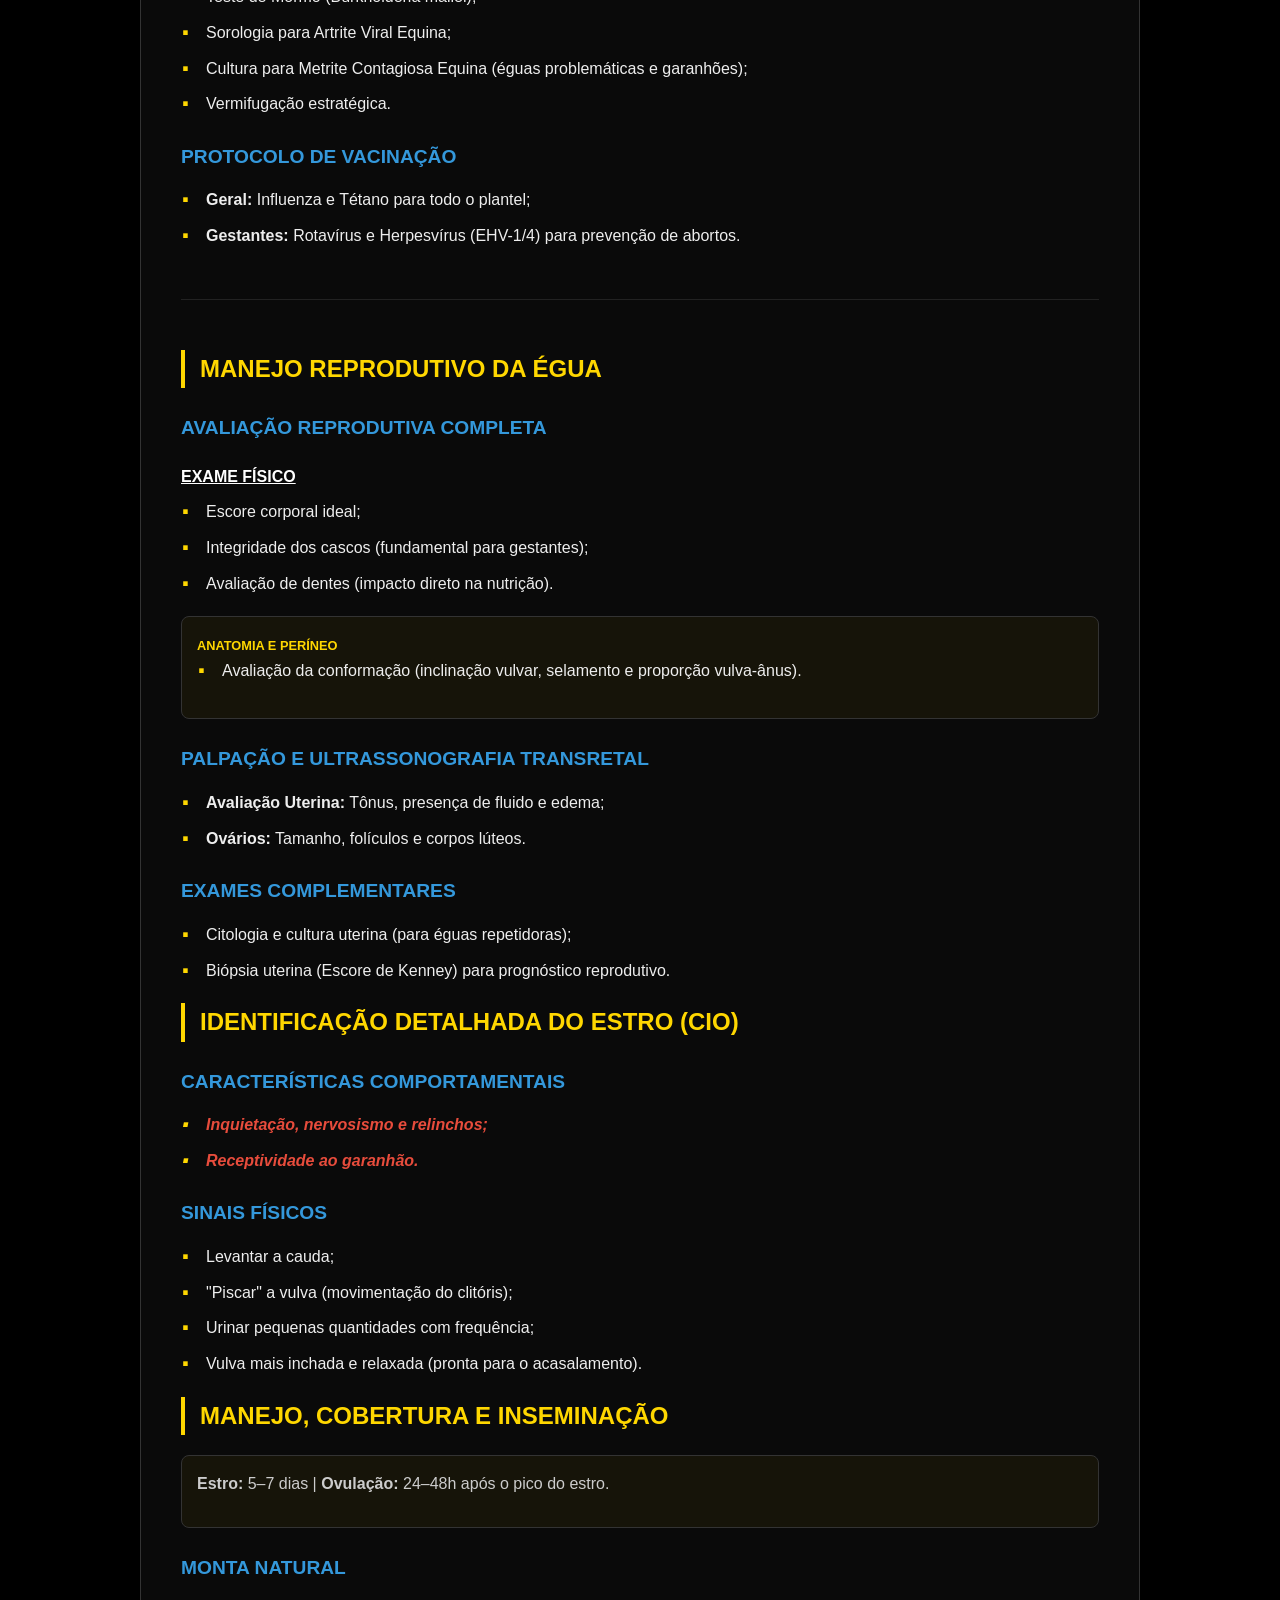
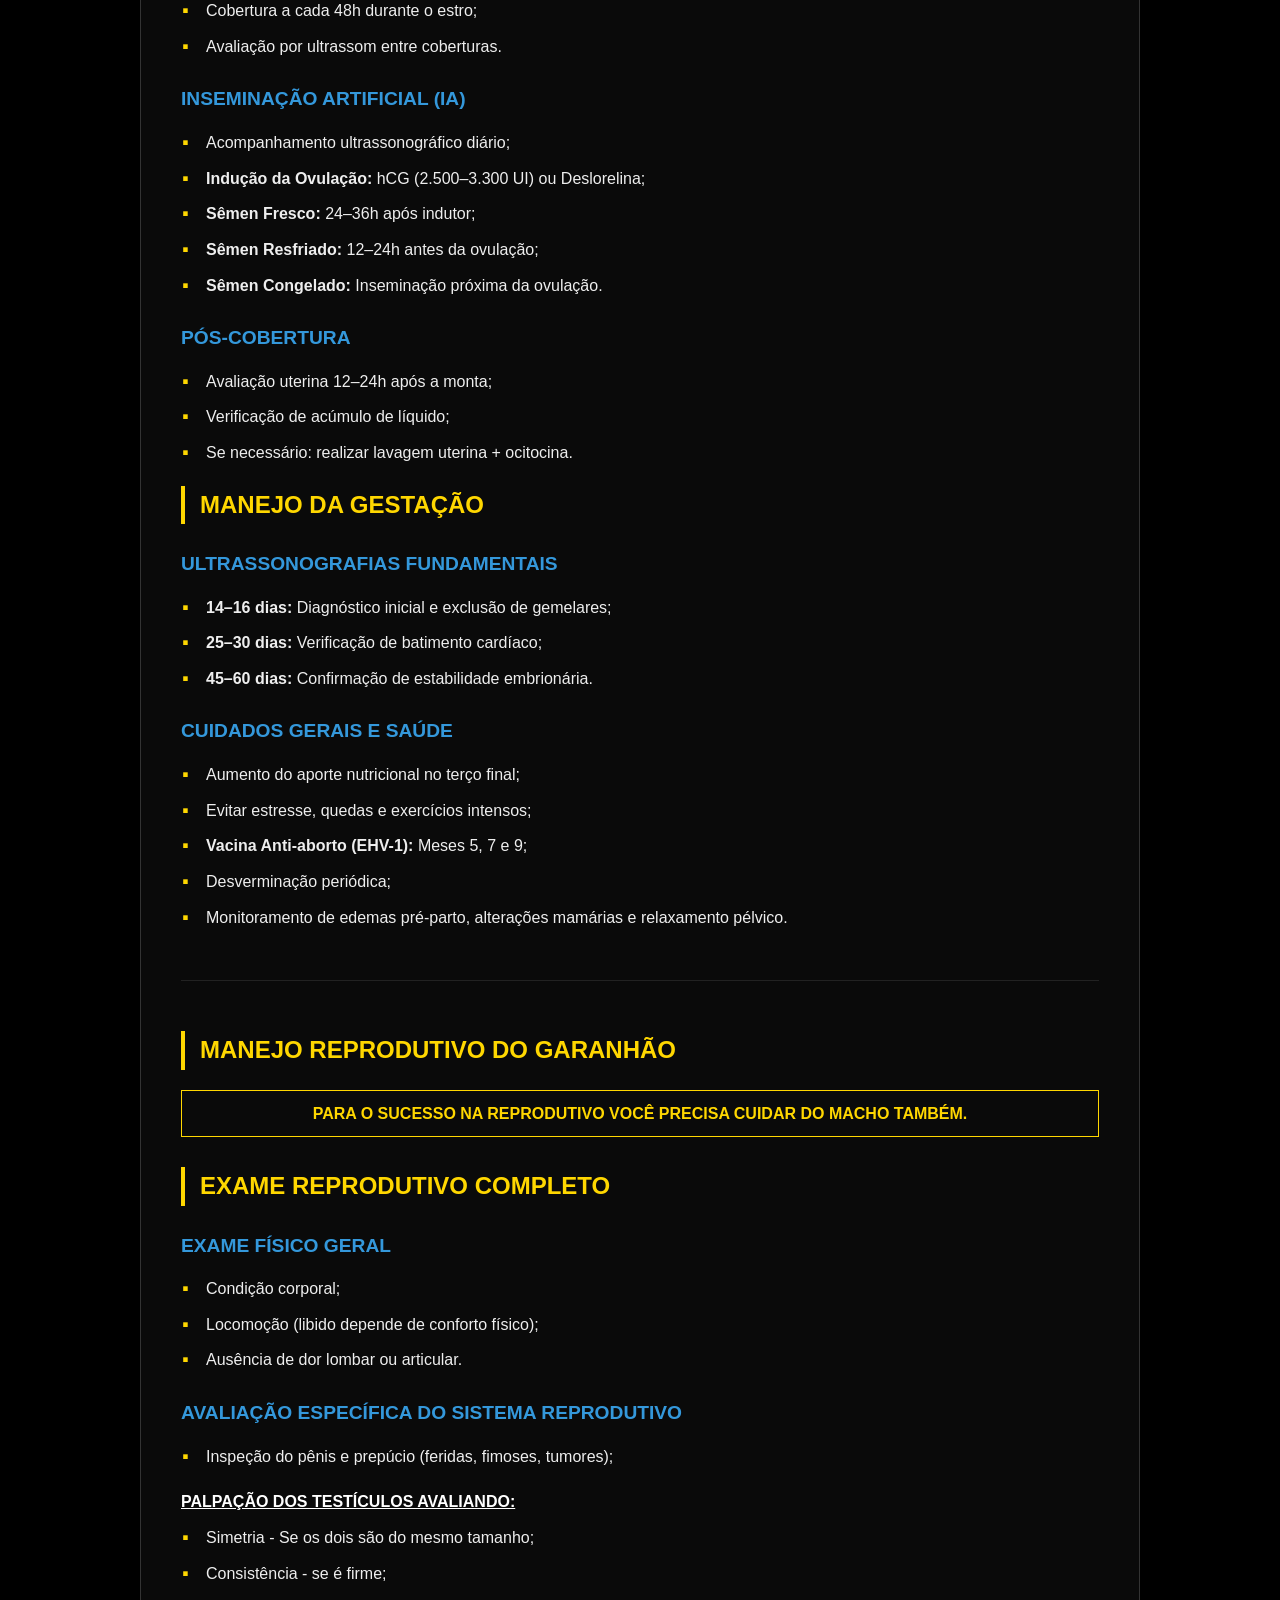
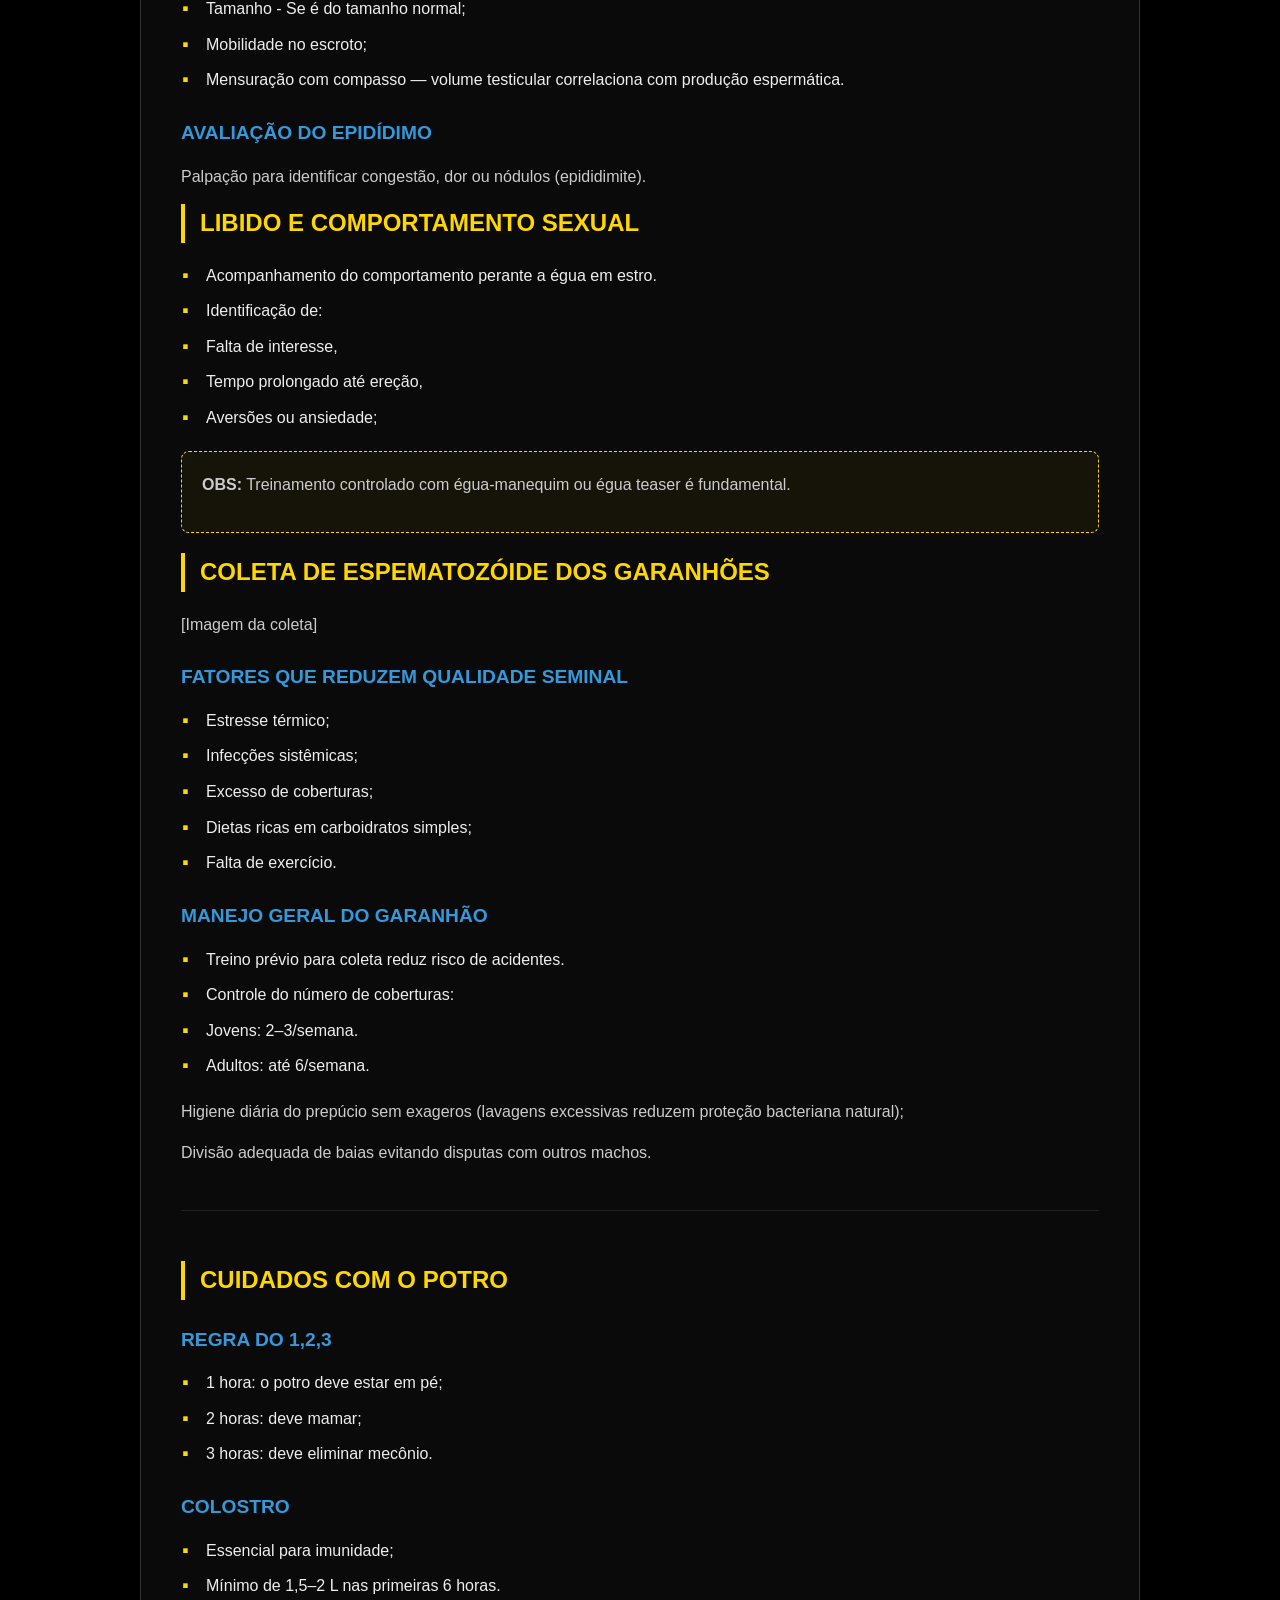
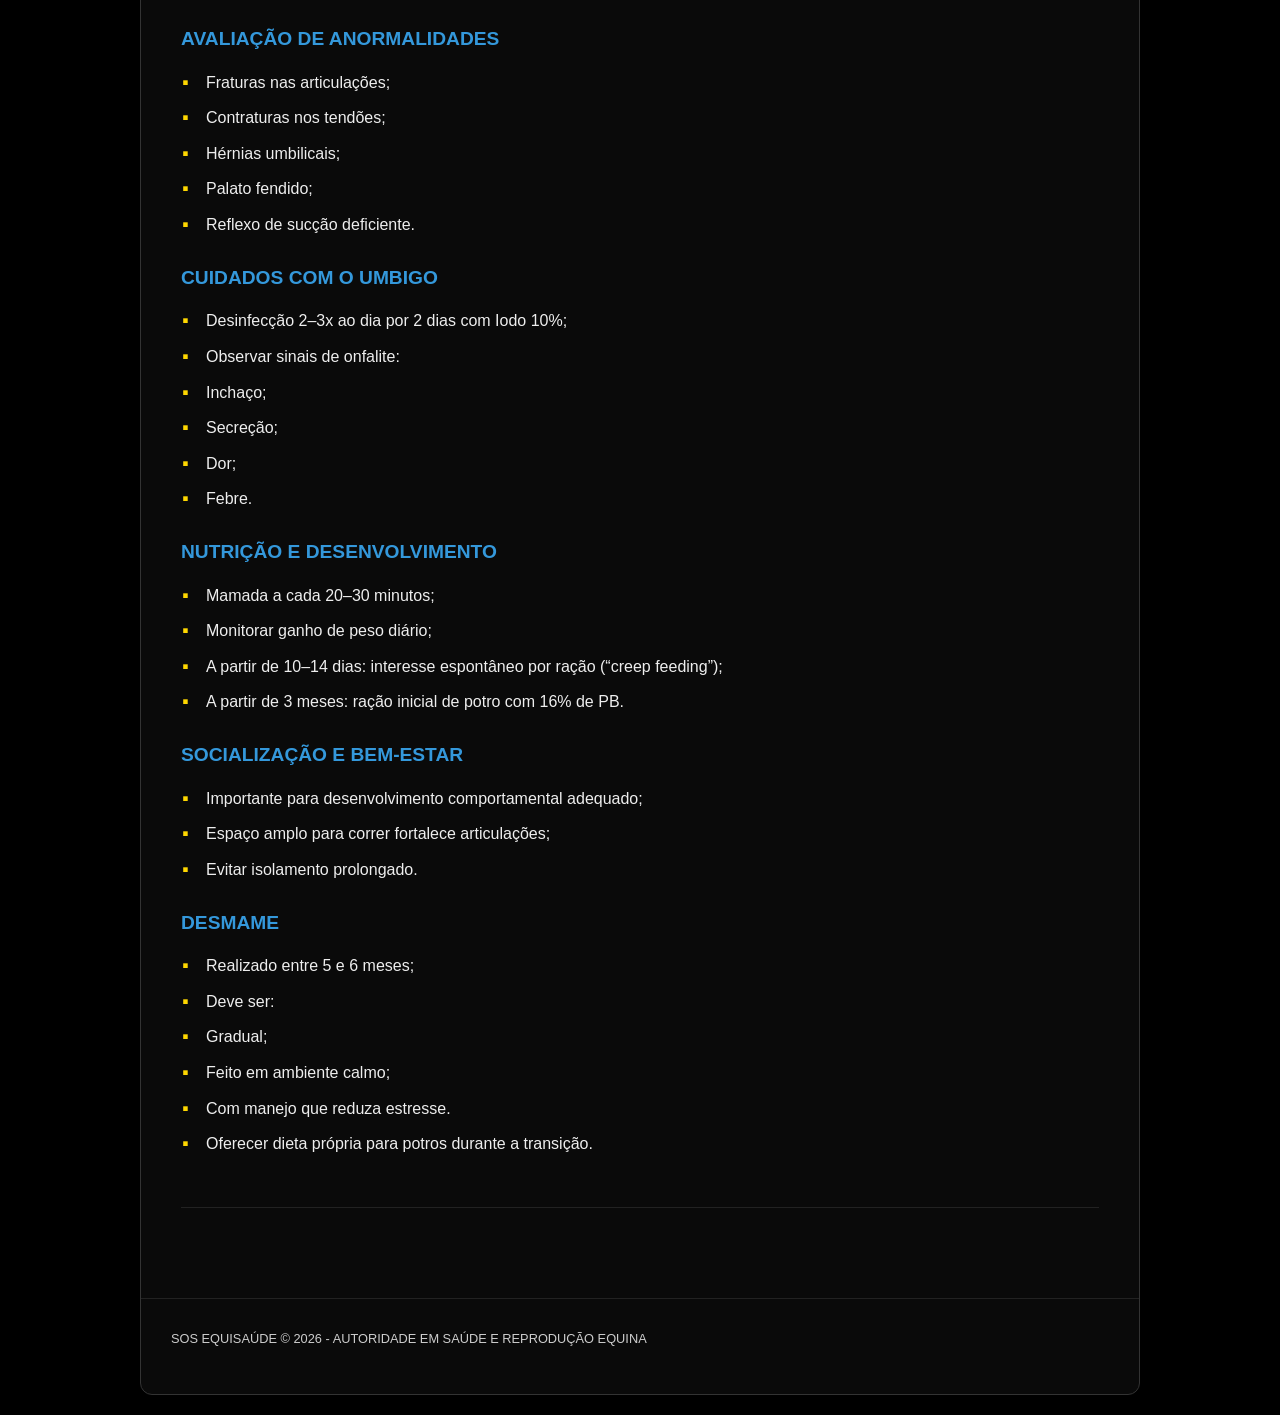
<file: manejoreprodutivo.html>
<!DOCTYPE html>
<html lang="pt-BR">
<head>
    <meta charset="UTF-8">
    <meta name="viewport" content="width=device-width, initial-scale=1.0">
    <title>SOS Equisaúde - Manejo Reprodutivo e Cuidados com o Potro</title>

    <link rel="stylesheet" href="media/css/manejorepro.css">
   

</head>
<div class="container">
    <header>
        <h1>Manejo Reprodutivo Equino</h1>
    </header>

    <div class="content">

        <section>
            <p>O manejo reprodutivo de equinos é um conjunto de práticas que visam otimizar a fertilidade, garantir o bem-estar dos animais e aumentar a eficiência da reprodução, seja por monta natural ou reprodução assistida.</p>
            <p>Um bom manejo depende de planejamento, sanidade, nutrição, avaliação periódica e conhecimento do ciclo reprodutivo de cada indivíduo.</p>

            <h2>Pontos Importantes no Manejo Geral</h2>
            <ul>
                <li>Definir início e fim da estação de monta;</li>
                <li>Programar exames sanitários e avaliações reprodutivas antes da estação;</li>
                <li>Organizar cronograma de coberturas ou inseminações;</li>
                <li>Sempre conferir a origem dos animais que serão usados na reprodução;</li>
                <li>Ter assistência veterinária para acompanhar todo o processo.</li>
            </ul>

            <div class="info-box">
                <h3 style="color: #2ecc71; margin-top: 0;">Requisitos para Eficiência</h3>
                <p>Para garantir que a reprodução seja eficiente, você vai precisar de:</p>
                <ul>
                    <li><strong>Planejamento Estacional:</strong> Equinos são poliéstricos estacionais (pico na primavera/verão devido ao aumento do fotoperíodo);</li>
                    <li><strong>Calendário Definido:</strong> Organizado conforme a previsão de nascimento desejada;</li>
                    <li><strong>Programação Técnica:</strong> Exames, vacinações, controle parasitário e ajuste nutricional.</li>
                </ul>
            </div>

            <h2>Manejo Nutricional para Reprodução</h2>
            <h3>Impacto do Escore Corporal (ECC)</h3>
            <div class="alert-box">
                <p>O escore corporal ideal para reprodução fica entre <strong>5 e 6 (escala 1-9)</strong>.</p>
            </div>
            <ul>
                <li><span class="label-tag">ECC < 4</span> Ciclos irregulares, falhas de ovulação e baixa fertilidade.</li>
                <li><span class="label-tag">ECC > 7</span> Resistência insulínica, riscos de laminite e alterações hormonais.</li>
            </ul>

            <h3>Nutrientes e Suplementação</h3>
            <div class="grid-nutri">
                <div class="nutri-item"><strong>Proteína</strong> Suporte à qualidade seminal e desenvolvimento gestacional.</div>
                <div class="nutri-item"><strong>Lipídios</strong> Eficiência energética sem excesso de carboidratos.</div>
                <div class="nutri-item"><strong>Minerais (Selênio/Zinco/Cobre)</strong> Antioxidantes e base para espermatogênese e desenvolvimento fetal.</div>
                <div class="nutri-item"><strong>Vitaminas (A/E)</strong> Saúde uterina e proteção dos tecidos reprodutivos.</div>
            </div>

            <h2>Sanidade e Biossegurança</h2>
            <h3>Exames Obrigatórios e Rotineiros</h3>
            <ul>
                <li>Teste de Anemia Infecciosa Equina (AIE);</li>
                <li>Teste de Mormo (Burkholderia mallei);</li>
                <li>Sorologia para Artrite Viral Equina;</li>
                <li>Cultura para Metrite Contagiosa Equina (éguas problemáticas e garanhões);</li>
                <li>Vermifugação estratégica.</li>
            </ul>

            <h3>Protocolo de Vacinação</h3>
            <ul>
                <li><strong>Geral:</strong> Influenza e Tétano para todo o plantel;</li>
                <li><strong>Gestantes:</strong> Rotavírus e Herpesvírus (EHV-1/4) para prevenção de abortos.</li>
            </ul>
        </section>

        <section>
            <h2>MANEJO REPRODUTIVO DA ÉGUA</h2>
            <h3>Avaliação Reprodutiva Completa</h3>
            <h4>Exame Físico</h4>
            <ul>
                <li>Escore corporal ideal;</li>
                <li>Integridade dos cascos (fundamental para gestantes);</li>
                <li>Avaliação de dentes (impacto direto na nutrição).</li>
            </ul>

            <div class="data-box">
                <span class="label-tag" style="background: none; color: #ffd700; padding: 0;">Anatomia e Períneo</span>
                <ul>
                    <li>Avaliação da conformação (inclinação vulvar, selamento e proporção vulva-ânus).</li>
                </ul>
            </div>

            <h3>Palpação e Ultrassonografia Transretal</h3>
            <ul>
                <li><strong>Avaliação Uterina:</strong> Tônus, presença de fluido e edema;</li>
                <li><strong>Ovários:</strong> Tamanho, folículos e corpos lúteos.</li>
            </ul>

            <h3>Exames Complementares</h3>
            <ul>
                <li>Citologia e cultura uterina (para éguas repetidoras);</li>
                <li>Biópsia uterina (Escore de Kenney) para prognóstico reprodutivo.</li>
            </ul>

            <h2>Identificação Detalhada do Estro (Cio)</h2>
            <h3>Características Comportamentais</h3>
            <ul>
                <li class="comportamento">Inquietação, nervosismo e relinchos;</li>
                <li class="comportamento">Receptividade ao garanhão.</li>
            </ul>

            <h3>Sinais Físicos</h3>
            <ul>
                <li>Levantar a cauda;</li>
                <li>"Piscar" a vulva (movimentação do clitóris);</li>
                <li>Urinar pequenas quantidades com frequência;</li>
                <li>Vulva mais inchada e relaxada (pronta para o acasalamento).</li>
            </ul>

            <h2>Manejo, Cobertura e Inseminação</h2>
            <div class="data-box">
                <p><strong>Estro:</strong> 5–7 dias | <strong>Ovulação:</strong> 24–48h após o pico do estro.</p>
            </div>

            <h3>Monta Natural</h3>
            <ul>
                <li>Cobertura a cada 48h durante o estro;</li>
                <li>Avaliação por ultrassom entre coberturas.</li>
            </ul>

            <h3>Inseminação Artificial (IA)</h3>
            <ul>
                <li>Acompanhamento ultrassonográfico diário;</li>
                <li><strong>Indução da Ovulação:</strong> hCG (2.500–3.300 UI) ou Deslorelina;</li>
                <li><strong>Sêmen Fresco:</strong> 24–36h após indutor;</li>
                <li><strong>Sêmen Resfriado:</strong> 12–24h antes da ovulação;</li>
                <li><strong>Sêmen Congelado:</strong> Inseminação próxima da ovulação.</li>
            </ul>

            <h3>Pós-Cobertura</h3>
            <ul>
                <li>Avaliação uterina 12–24h após a monta;</li>
                <li>Verificação de acúmulo de líquido;</li>
                <li>Se necessário: realizar lavagem uterina + ocitocina.</li>
            </ul>

            <h2>Manejo da Gestação</h2>
            <h3>Ultrassonografias Fundamentais</h3>
            <ul>
                <li><strong>14–16 dias:</strong> Diagnóstico inicial e exclusão de gemelares;</li>
                <li><strong>25–30 dias:</strong> Verificação de batimento cardíaco;</li>
                <li><strong>45–60 dias:</strong> Confirmação de estabilidade embrionária.</li>
            </ul>

            <h3>Cuidados Gerais e Saúde</h3>
            <ul>
                <li>Aumento do aporte nutricional no terço final;</li>
                <li>Evitar estresse, quedas e exercícios intensos;</li>
                <li><strong>Vacina Anti-aborto (EHV-1):</strong> Meses 5, 7 e 9;</li>
                <li>Desverminação periódica;</li>
                <li>Monitoramento de edemas pré-parto, alterações mamárias e relaxamento pélvico.</li>
            </ul>
        </section>

        <section>
            <h2>Manejo Reprodutivo do Garanhão</h2>
            <span class="highlight-bar">PARA O SUCESSO NA REPRODUTIVO VOCÊ PRECISA CUIDAR DO MACHO TAMBÉM.</span>

            <h2>Exame reprodutivo completo</h2>
            <h3>Exame físico geral</h3>
            <ul>
                <li>Condição corporal;</li>
                <li>Locomoção (libido depende de conforto físico);</li>
                <li>Ausência de dor lombar ou articular.</li>
            </ul>

            <h3>Avaliação específica do sistema reprodutivo</h3>
            <ul>
                <li>Inspeção do pênis e prepúcio (feridas, fimoses, tumores);</li>
            </ul>

            <h4>Palpação dos testículos avaliando:</h4>
            <ul>
                <li>Simetria - Se os dois são do mesmo tamanho;</li>
                <li>Consistência - se é firme;</li>
                <li>Tamanho - Se é do tamanho normal;</li>
                <li>Mobilidade no escroto;</li>
                <li>Mensuração com compasso — volume testicular correlaciona com produção espermática.</li>
            </ul>

            <h3>Avaliação do epidídimo</h3>
            <p>Palpação para identificar congestão, dor ou nódulos (epididimite).</p>

            <h2>Libido e comportamento sexual</h2>
            <ul>
                <li>Acompanhamento do comportamento perante a égua em estro.</li>
                <li>Identificação de:</li>
                <li>Falta de interesse,</li>
                <li>Tempo prolongado até ereção,</li>
                <li>Aversões ou ansiedade;</li>
            </ul>

            <div class="obs-box">
                <p><strong>OBS:</strong> Treinamento controlado com égua-manequim ou égua teaser é fundamental.</p>
            </div>

            <h2>COLETA DE ESPEMATOZÓIDE DOS GARANHÕES</h2>
            <p>[Imagem da coleta]</p>

            <h3>Fatores que reduzem qualidade seminal</h3>
            <ul>
                <li>Estresse térmico;</li>
                <li>Infecções sistêmicas;</li>
                <li>Excesso de coberturas;</li>
                <li>Dietas ricas em carboidratos simples;</li>
                <li>Falta de exercício.</li>
            </ul>

            <h3>Manejo geral do garanhão</h3>
            <ul>
                <li>Treino prévio para coleta reduz risco de acidentes.</li>
                <li>Controle do número de coberturas:</li>
                <li>Jovens: 2–3/semana.</li>
                <li>Adultos: até 6/semana.</li>
            </ul>

            <p>Higiene diária do prepúcio sem exageros (lavagens excessivas reduzem proteção bacteriana natural);</p>
            <p>Divisão adequada de baias evitando disputas com outros machos.</p>
        </section>

        <section>
            <h2>CUIDADOS COM O POTRO</h2>
            <h3>Regra do 1,2,3</h3>
            <ul>
                <li>1 hora: o potro deve estar em pé;</li>
                <li>2 horas: deve mamar;</li>
                <li>3 horas: deve eliminar mecônio.</li>
            </ul>

            <h3>Colostro</h3>
            <ul>
                <li>Essencial para imunidade;</li>
                <li>Mínimo de 1,5–2 L nas primeiras 6 horas.</li>
            </ul>

            <h3>Avaliação de anormalidades</h3>
            <ul>
                <li>Fraturas nas articulações;</li>
                <li>Contraturas nos tendões;</li>
                <li>Hérnias umbilicais;</li>
                <li>Palato fendido;</li>
                <li>Reflexo de sucção deficiente.</li>
            </ul>

            <h3>Cuidados com o umbigo</h3>
            <ul>
                <li>Desinfecção 2–3x ao dia por 2 dias com Iodo 10%;</li>
                <li>Observar sinais de onfalite:</li>
                <li>Inchaço;</li>
                <li>Secreção;</li>
                <li>Dor;</li>
                <li>Febre.</li>
            </ul>

            <h3>Nutrição e desenvolvimento</h3>
            <ul>
                <li>Mamada a cada 20–30 minutos;</li>
                <li>Monitorar ganho de peso diário;</li>
                <li>A partir de 10–14 dias: interesse espontâneo por ração (“creep feeding”);</li>
                <li>A partir de 3 meses: ração inicial de potro com 16% de PB.</li>
            </ul>

            <h3>Socialização e bem-estar</h3>
            <ul>
                <li>Importante para desenvolvimento comportamental adequado;</li>
                <li>Espaço amplo para correr fortalece articulações;</li>
                <li>Evitar isolamento prolongado.</li>
            </ul>

            <h3>Desmame</h3>
            <ul>
                <li>Realizado entre 5 e 6 meses;</li>
                <li>Deve ser:</li>
                <li>Gradual;</li>
                <li>Feito em ambiente calmo;</li>
                <li>Com manejo que reduza estresse.</li>
                <li>Oferecer dieta própria para potros durante a transição.</li>
            </ul>
        </section>

    </div>

    <footer>
        <p>SOS EQUISAÚDE © 2026 - AUTORIDADE EM SAÚDE E REPRODUÇÃO EQUINA</p>
    </footer>
</div>

</body>
</html>
</file>
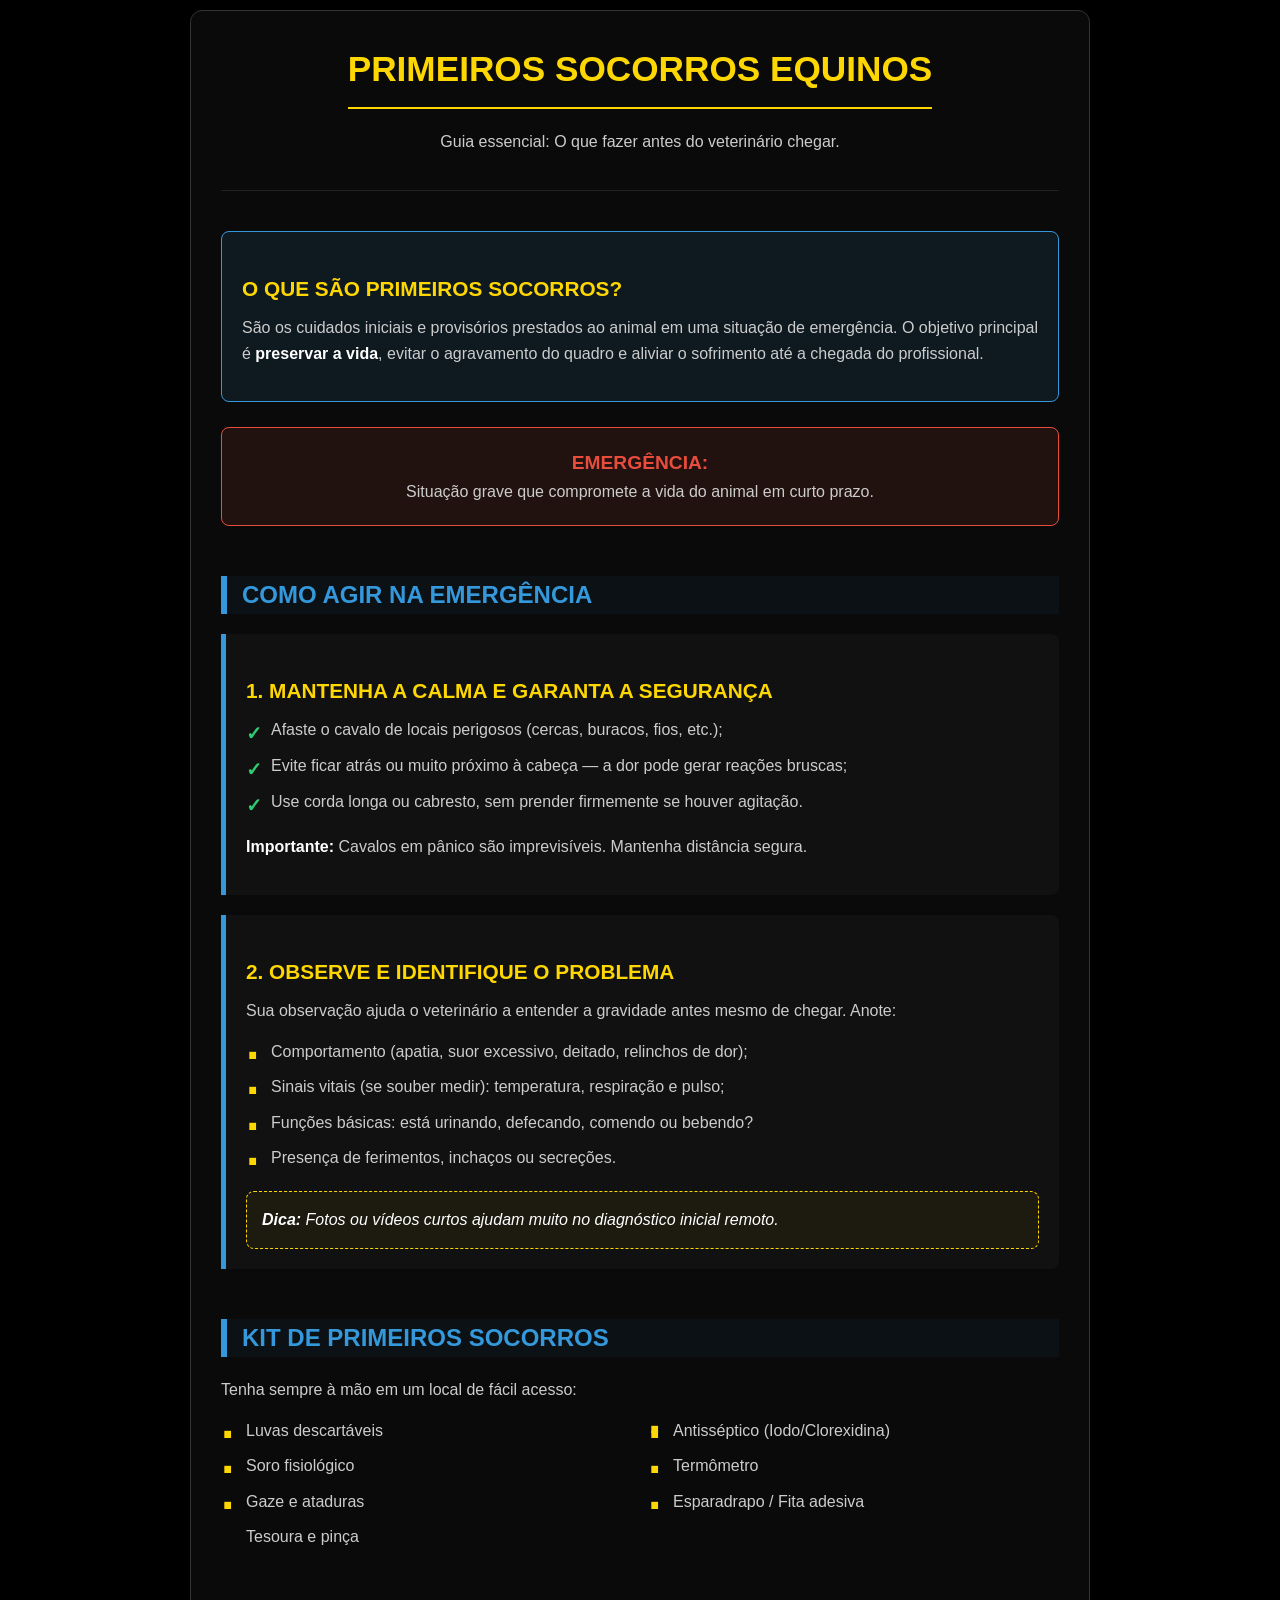
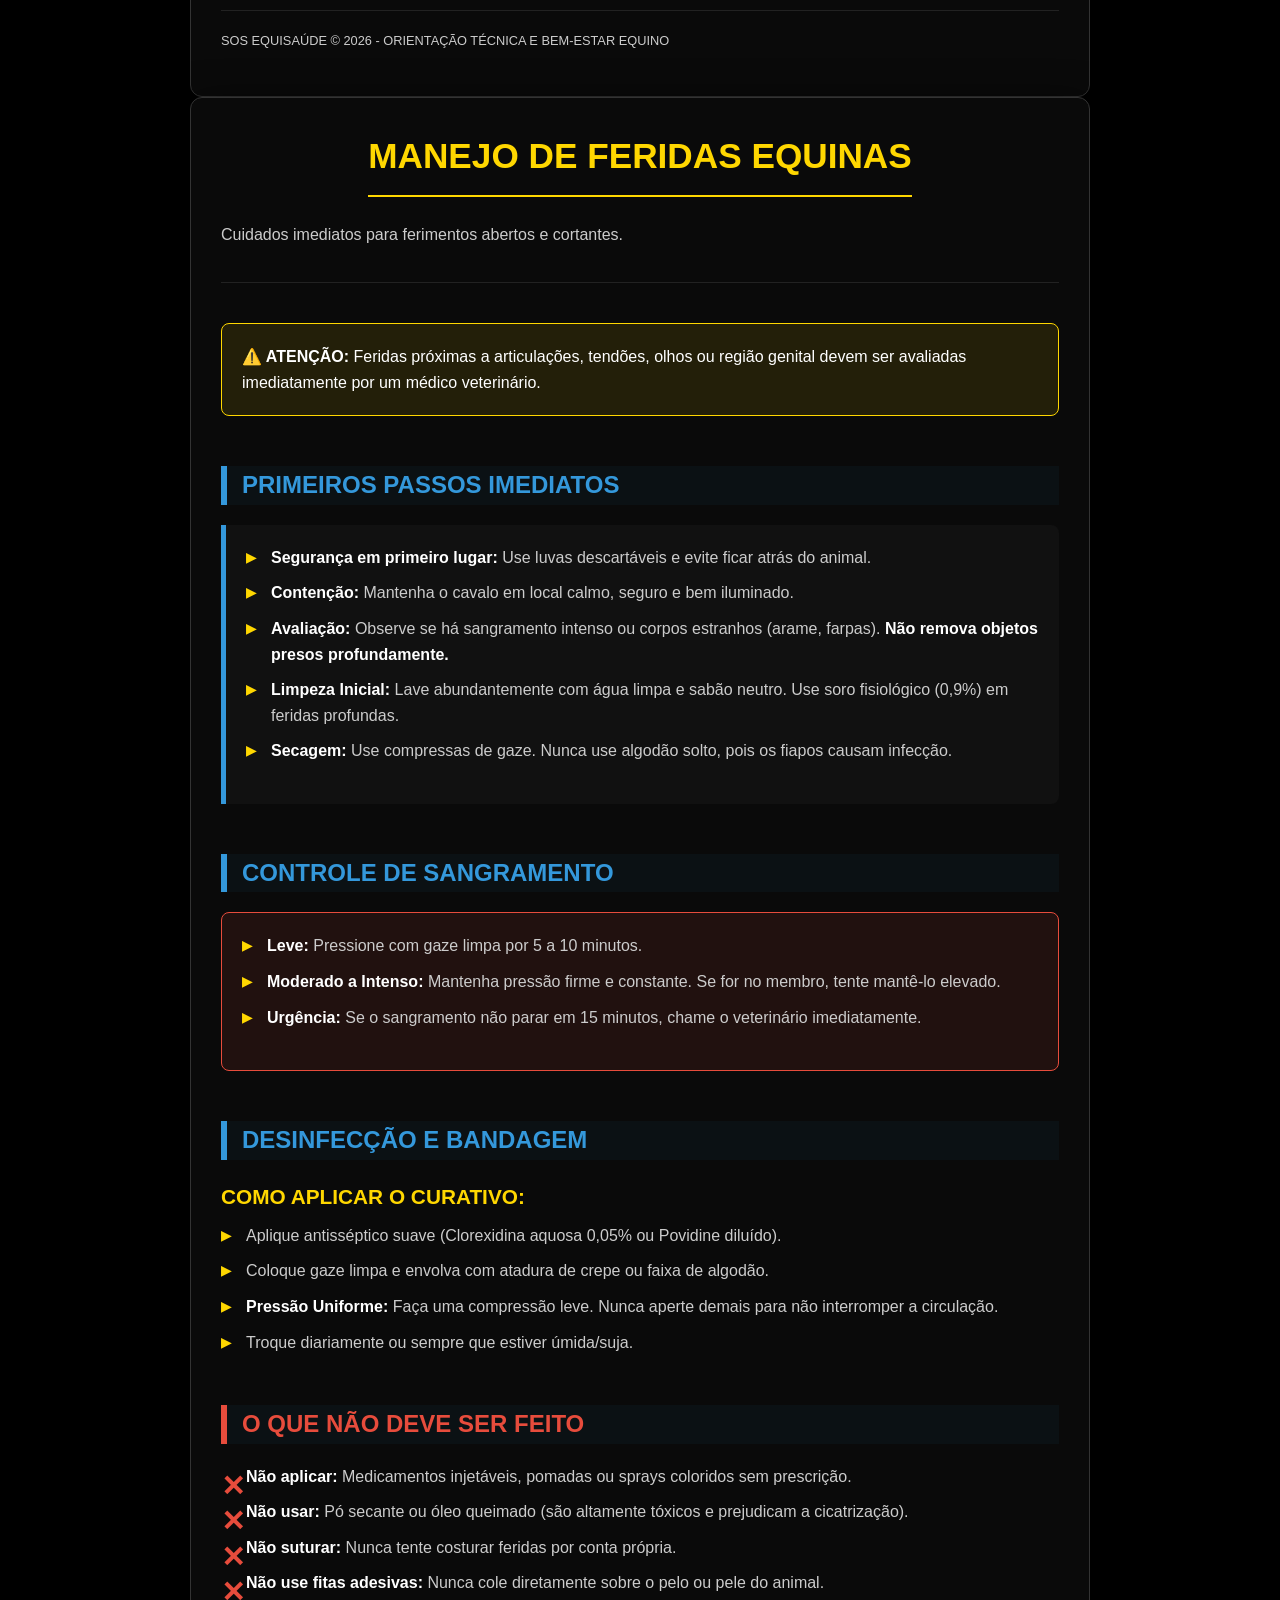
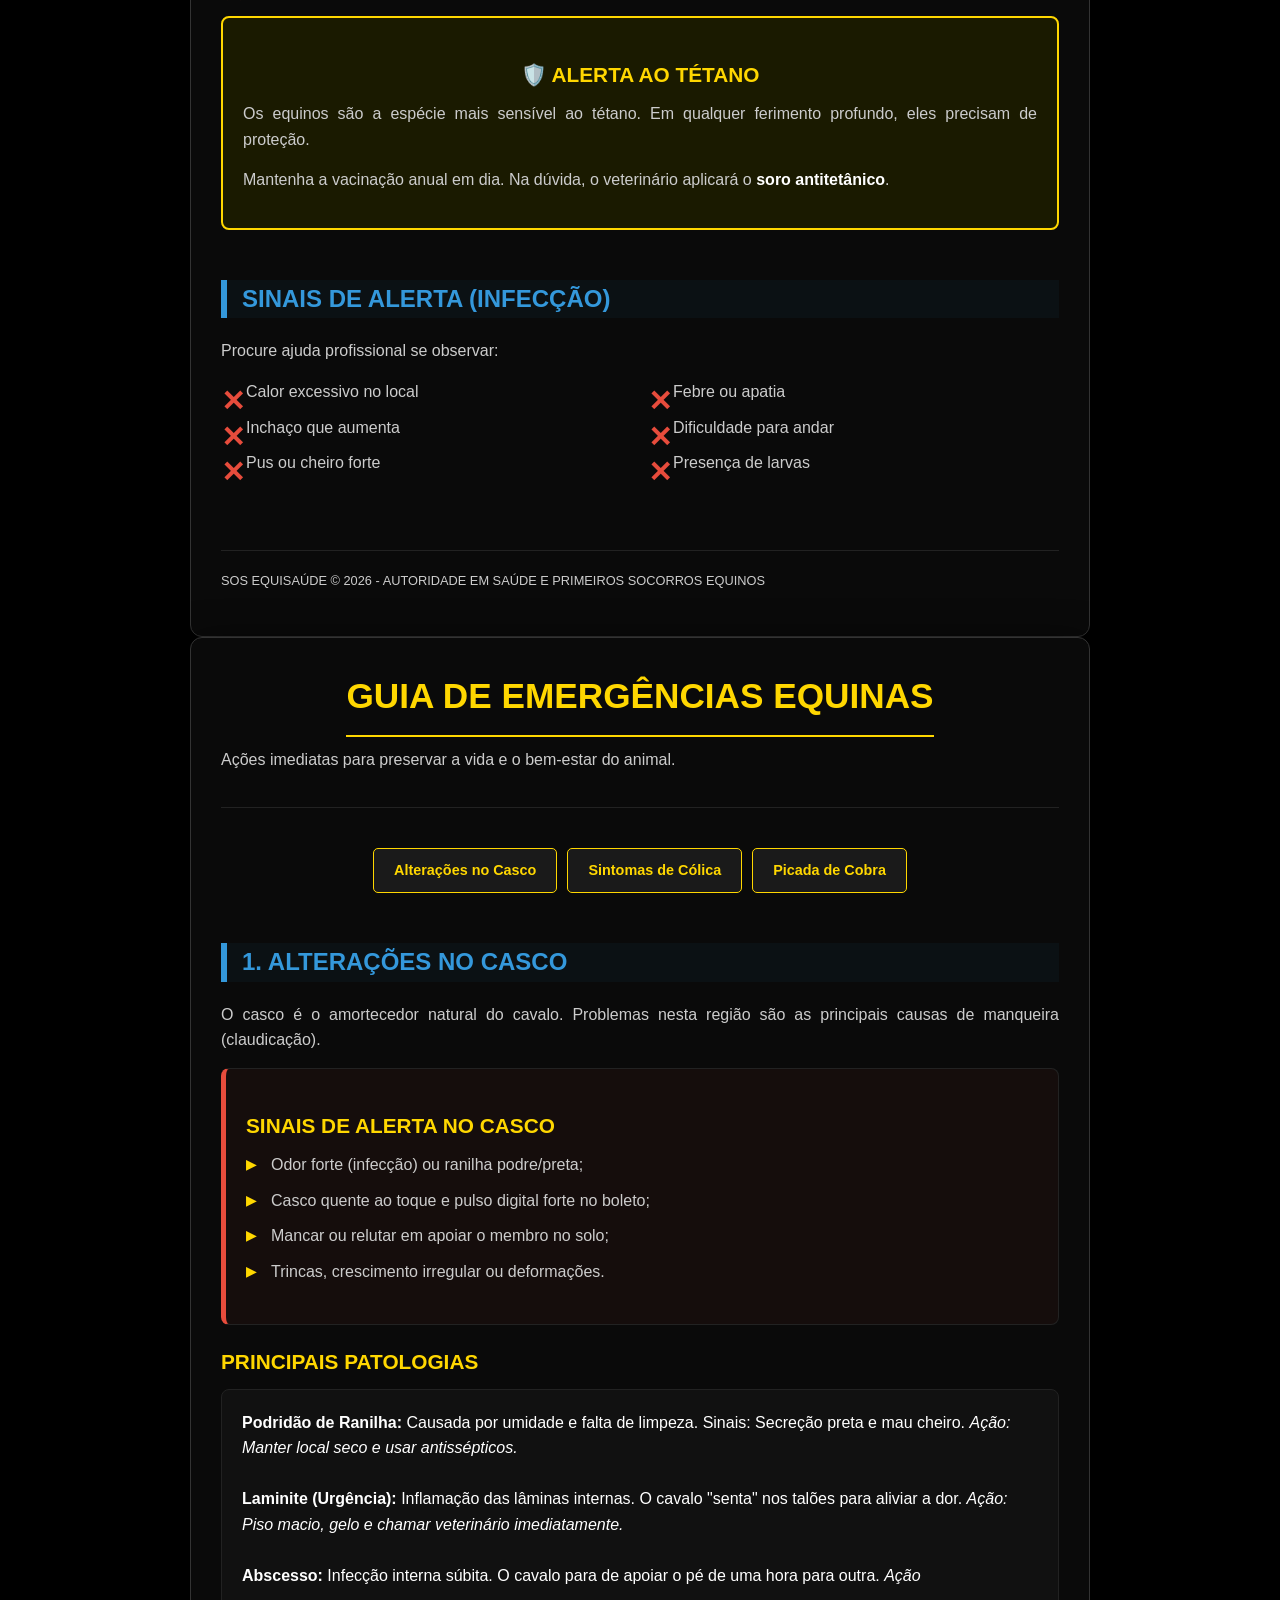
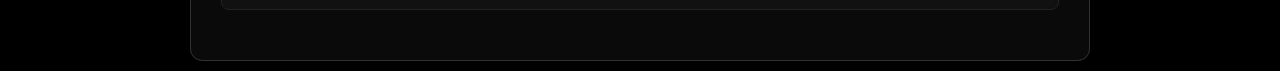
<file: primeirossocorros.html>
<!DOCTYPE html>
<html lang="pt-BR">
<head>
    <meta charset="UTF-8">
    <meta name="viewport" content="width=device-width, initial-scale=1.0">
    <link rel="stylesheet" href="media/css/primeirossocorros.css">
    <title>Primeiros Socorros Equinos - SOS Equisaúde</title>
</head>
<body>

<div class="container">
    <header>
        <h1>Primeiros Socorros Equinos</h1>
        <p style="text-align: center; margin-top: 10px;">Guia essencial: O que fazer antes do veterinário chegar.</p>
    </header>

    <section>
        <div class="highlight-box">
            <h3>O que são primeiros socorros?</h3>
            <p>São os cuidados iniciais e provisórios prestados ao animal em uma situação de emergência. O objetivo principal é <strong>preservar a vida</strong>, evitar o agravamento do quadro e aliviar o sofrimento até a chegada do profissional.</p>
        </div>

        <div class="emergency-box">
            <strong>EMERGÊNCIA:</strong>
            <p style="text-align: center; margin-bottom: 0;">Situação grave que compromete a vida do animal em curto prazo.</p>
        </div>
    </section>

    <section>
        <h2>Como agir na emergência</h2>
        
        <div class="action-card">
            <h3>1. Mantenha a calma e garanta a segurança</h3>
            <ul class="check-list">
                <li>Afaste o cavalo de locais perigosos (cercas, buracos, fios, etc.);</li>
                <li>Evite ficar atrás ou muito próximo à cabeça — a dor pode gerar reações bruscas;</li>
                <li>Use corda longa ou cabresto, sem prender firmemente se houver agitação.</li>
            </ul>
            <p><strong>Importante:</strong> Cavalos em pânico são imprevisíveis. Mantenha distância segura.</p>
        </div>

        <div class="action-card" style="border-left-color: #3498db;">
            <h3>2. Observe e identifique o problema</h3>
            <p>Sua observação ajuda o veterinário a entender a gravidade antes mesmo de chegar. Anote:</p>
            <ul class="kit-list">
                <li>Comportamento (apatia, suor excessivo, deitado, relinchos de dor);</li>
                <li>Sinais vitais (se souber medir): temperatura, respiração e pulso;</li>
                <li>Funções básicas: está urinando, defecando, comendo ou bebendo?</li>
                <li>Presença de ferimentos, inchaços ou secreções.</li>
            </ul>
            <div class="tip-box">
                <strong>Dica:</strong> Fotos ou vídeos curtos ajudam muito no diagnóstico inicial remoto.
            </div>
        </div>
    </section>

    <section>
        <h2>Kit de Primeiros Socorros</h2>
        <p>Tenha sempre à mão em um local de fácil acesso:</p>
        <ul class="kit-list" style="column-count: 2; -moz-column-count: 2; -webkit-column-count: 2;">
            <li>Luvas descartáveis</li>
            <li>Soro fisiológico</li>
            <li>Gaze e ataduras</li>
            <li>Tesoura e pinça</li>
            <li>Antisséptico (Iodo/Clorexidina)</li>
            <li>Termômetro</li>
            <li>Esparadrapo / Fita adesiva</li>
        </ul>
    </section>

    <footer>
        <p>SOS EQUISAÚDE © 2026 - ORIENTAÇÃO TÉCNICA E BEM-ESTAR EQUINO</p>
    </footer>
</div>

<!DOCTYPE html>
<html lang="pt-BR">
<head>
    <meta charset="UTF-8">
    <meta name="viewport" content="width=device-width, initial-scale=1.0">
    <title>Manejo de Feridas - SOS Equisaúde</title>
    <style>
        * { margin: 0; padding: 0; box-sizing: border-box; }
        
        body { 
            font-family: 'Segoe UI', Arial, sans-serif; 
            background-color: #000; 
            color: #fff; 
            line-height: 1.6; 
            padding: 20px; 
        }

        .container { 
            max-width: 850px; 
            margin: 0 auto; 
            background: #0a0a0a; 
            border: 1px solid #333; 
            border-radius: 12px; 
            padding: 40px;
            box-shadow: 0 10px 40px rgba(0,0,0,0.8); 
        }

        header { text-align: center; margin-bottom: 40px; }

        h1 { 
            color: #ffd700; 
            text-transform: uppercase; 
            font-size: 2rem; 
            border-bottom: 2px solid #ffd700;
            display: inline-block;
            padding-bottom: 10px;
        }

        h2 { 
            color: #3498db; 
            text-transform: uppercase; 
            margin-top: 40px; 
            margin-bottom: 20px; 
            font-size: 1.5rem; 
            border-left: 5px solid #3498db;
            padding-left: 15px;
        }

        h3 { color: #ffd700; margin-bottom: 15px; font-size: 1.2rem; text-transform: uppercase; }

        p { margin-bottom: 15px; text-align: justify; color: #ccc; }

        /* Estilo para Dicas e Alertas Rápidos */
        .dica-box {
            background: rgba(255, 215, 0, 0.1);
            border: 1px solid #ffd700;
            padding: 20px;
            border-radius: 8px;
            margin: 20px 0;
            color: #fff;
        }

        .danger-box {
            background: rgba(231, 76, 60, 0.1);
            border: 1px solid #e74c3c;
            padding: 20px;
            border-radius: 8px;
            margin-bottom: 25px;
        }

        .action-card {
            background: #111;
            border-left: 5px solid #3498db;
            padding: 20px;
            margin: 20px 0;
            border-radius: 0 8px 8px 0;
        }

        /* Listas Estilizadas */
        ul { margin-bottom: 25px; list-style: none; }
        ul li { 
            margin-bottom: 12px; 
            padding-left: 30px; 
            position: relative; 
            color: #eee; 
        }

        ul li::before { 
            content: "•"; 
            position: absolute; 
            left: 0; 
            color: #ffd700; 
            font-weight: bold; 
            font-size: 1.5rem; 
            line-height: 1.2;
        }

        .proibido-list li::before { color: #e74c3c; content: "×"; font-size: 1.8rem; }

        .tetano-alert {
            background: #1a1a00;
            border: 2px solid #ffd700;
            padding: 20px;
            border-radius: 8px;
            text-align: center;
        }

        footer { 
            text-align: center; 
            margin-top: 50px;
            padding-top: 20px;
            color: #555; 
            font-size: 0.8rem; 
            border-top: 1px solid #222; 
        }

        strong { color: #fff; }
    </style>
</head>
<body>

<div class="container">
    <header>
        <h1>Manejo de Feridas Equinas</h1>
        <p style="margin-top: 15px;">Cuidados imediatos para ferimentos abertos e cortantes.</p>
    </header>

    <div class="dica-box">
        <strong>⚠️ ATENÇÃO:</strong> Feridas próximas a articulações, tendões, olhos ou região genital devem ser avaliadas imediatamente por um médico veterinário.
    </div>

    <section>
        <h2>Primeiros Passos Imediatos</h2>
        <div class="action-card">
            <ul>
                <li><strong>Segurança em primeiro lugar:</strong> Use luvas descartáveis e evite ficar atrás do animal.</li>
                <li><strong>Contenção:</strong> Mantenha o cavalo em local calmo, seguro e bem iluminado.</li>
                <li><strong>Avaliação:</strong> Observe se há sangramento intenso ou corpos estranhos (arame, farpas). <strong>Não remova objetos presos profundamente.</strong></li>
                <li><strong>Limpeza Inicial:</strong> Lave abundantemente com água limpa e sabão neutro. Use soro fisiológico (0,9%) em feridas profundas.</li>
                <li><strong>Secagem:</strong> Use compressas de gaze. Nunca use algodão solto, pois os fiapos causam infecção.</li>
            </ul>
        </div>
    </section>

    <section>
        <h2>Controle de Sangramento</h2>
        <div class="danger-box">
            <ul>
                <li><strong>Leve:</strong> Pressione com gaze limpa por 5 a 10 minutos.</li>
                <li><strong>Moderado a Intenso:</strong> Mantenha pressão firme e constante. Se for no membro, tente mantê-lo elevado.</li>
                <li><strong>Urgência:</strong> Se o sangramento não parar em 15 minutos, chame o veterinário imediatamente.</li>
            </ul>
        </div>
    </section>

    <section>
        <h2>Desinfecção e Bandagem</h2>
        <h3>Como aplicar o curativo:</h3>
        <ul>
            <li>Aplique antisséptico suave (Clorexidina aquosa 0,05% ou Povidine diluído).</li>
            <li>Coloque gaze limpa e envolva com atadura de crepe ou faixa de algodão.</li>
            <li><strong>Pressão Uniforme:</strong> Faça uma compressão leve. Nunca aperte demais para não interromper a circulação.</li>
            <li>Troque diariamente ou sempre que estiver úmida/suja.</li>
        </ul>
    </section>

    <section>
        <h2 style="color: #e74c3c; border-left-color: #e74c3c;">O que NÃO deve ser feito</h2>
        <ul class="proibido-list">
            <li><strong>Não aplicar:</strong> Medicamentos injetáveis, pomadas ou sprays coloridos sem prescrição.</li>
            <li><strong>Não usar:</strong> Pó secante ou óleo queimado (são altamente tóxicos e prejudicam a cicatrização).</li>
            <li><strong>Não suturar:</strong> Nunca tente costurar feridas por conta própria.</li>
            <li><strong>Não use fitas adesivas:</strong> Nunca cole diretamente sobre o pelo ou pele do animal.</li>
        </ul>
    </section>

    <section>
        <div class="tetano-alert">
            <h3 style="margin-bottom: 10px;">🛡️ ALERTA AO TÉTANO</h3>
            <p>Os equinos são a espécie mais sensível ao tétano. Em qualquer ferimento profundo, eles precisam de proteção.</p>
            <p>Mantenha a vacinação anual em dia. Na dúvida, o veterinário aplicará o <strong>soro antitetânico</strong>.</p>
        </div>
    </section>

    <section>
        <h2>Sinais de Alerta (Infecção)</h2>
        <p>Procure ajuda profissional se observar:</p>
        <ul class="proibido-list" style="column-count: 2;">
            <li>Calor excessivo no local</li>
            <li>Inchaço que aumenta</li>
            <li>Pus ou cheiro forte</li>
            <li>Febre ou apatia</li>
            <li>Dificuldade para andar</li>
            <li>Presença de larvas</li>
        </ul>
    </section>

    <footer>
        <p>SOS EQUISAÚDE © 2026 - AUTORIDADE EM SAÚDE E PRIMEIROS SOCORROS EQUINOS</p>
    </footer>
</div>

<!DOCTYPE html>
<html lang="pt-BR">
<head>
    <meta charset="UTF-8">
    <meta name="viewport" content="width=device-width, initial-scale=1.0">
    <title>Emergências Equinas - SOS Equisaúde</title>
    <style>
        * { margin: 0; padding: 0; box-sizing: border-box; }
        body { font-family: 'Segoe UI', Arial, sans-serif; background-color: #000; color: #fff; line-height: 1.6; padding: 10px; }
        
        .container { max-width: 900px; margin: 0 auto; background: #0a0a0a; border: 1px solid #333; border-radius: 12px; padding: 30px; }

        /* Menu de Navegação Rápida */
        .nav-menu { display: flex; justify-content: center; gap: 10px; margin-bottom: 30px; flex-wrap: wrap; }
        .nav-link { background: #1a1a1a; color: #ffd700; padding: 10px 20px; border: 1px solid #ffd700; text-decoration: none; border-radius: 5px; font-weight: bold; font-size: 0.9rem; }
        .nav-link:hover { background: #ffd700; color: #000; }

        header { text-align: center; margin-bottom: 40px; border-bottom: 1px solid #222; padding-bottom: 20px; }
        h1 { color: #ffd700; text-transform: uppercase; font-size: 2.2rem; }
        h2 { color: #3498db; text-transform: uppercase; margin-top: 50px; margin-bottom: 20px; border-left: 6px solid #3498db; padding-left: 15px; background: rgba(52, 152, 219, 0.05); }
        h3 { color: #ffd700; margin: 20px 0 10px 0; font-size: 1.3rem; }

        .card { background: #111; border: 1px solid #222; padding: 20px; border-radius: 8px; margin-bottom: 20px; }
        .alert-card { border-left: 5px solid #e74c3c; background: rgba(231, 76, 60, 0.05); }
        .success-card { border-left: 5px solid #2ecc71; background: rgba(46, 204, 113, 0.05); }

        ul { list-style: none; margin-bottom: 20px; }
        ul li { margin-bottom: 10px; padding-left: 25px; position: relative; color: #ccc; }
        ul li::before { content: "▶"; position: absolute; left: 0; color: #ffd700; font-size: 0.8rem; top: 5px; }
        
        .proibido-list li::before { content: "✕"; color: #e74c3c; font-weight: bold; }

        .checklist-box { background: #1a1a00; border: 2px dashed #ffd700; padding: 20px; border-radius: 10px; }
        .checklist-box strong { color: #ffd700; display: block; margin-bottom: 10px; text-align: center; font-size: 1.2rem; }

        footer { text-align: center; margin-top: 60px; color: #444; font-size: 0.8rem; border-top: 1px solid #222; padding-top: 20px; }
        strong { color: #fff; }
    </style>
</head>
<body>

<div class="container">
    <header>
        <h1>Guia de Emergências Equinas</h1>
        <p>Ações imediatas para preservar a vida e o bem-estar do animal.</p>
    </header>

    <nav class="nav-menu">
        <a href="#cascos" class="nav-link">Alterações no Casco</a>
        <a href="#colica" class="nav-link">Sintomas de Cólica</a>
        <a href="#picada" class="nav-link">Picada de Cobra</a>
    </nav>

    <section id="cascos">
        <h2>1. Alterações no Casco</h2>
        <p>O casco é o amortecedor natural do cavalo. Problemas nesta região são as principais causas de manqueira (claudicação).</p>
        
        <div class="card alert-card">
            <h3>Sinais de Alerta no Casco</h3>
            <ul>
                <li>Odor forte (infecção) ou ranilha podre/preta;</li>
                <li>Casco quente ao toque e pulso digital forte no boleto;</li>
                <li>Mancar ou relutar em apoiar o membro no solo;</li>
                <li>Trincas, crescimento irregular ou deformações.</li>
            </ul>
        </div>

        <h3>Principais Patologias</h3>
        <div class="card">
            <strong>Podridão de Ranilha:</strong> Causada por umidade e falta de limpeza. Sinais: Secreção preta e mau cheiro. <em>Ação: Manter local seco e usar antissépticos.</em><br><br>
            <strong>Laminite (Urgência):</strong> Inflamação das lâminas internas. O cavalo "senta" nos talões para aliviar a dor. <em>Ação: Piso macio, gelo e chamar veterinário imediatamente.</em><br><br>
            <strong>Abscesso:</strong> Infecção interna súbita. O cavalo para de apoiar o pé de uma hora para outra. <em>Ação
</file>
<file: media/css/bemestar.css>
body {
color: white;
background-color: #333;
padding: 30px;
font-family: Arial, sans-serif;
line-height: 1.6;
max-width: 900px;
margin: 0 auto;
}
h1 {
color: white;
text-align: center;
font-size: 2.2em;
margin-bottom: 30px;
}
h2 {
color: #ffd700;
font-size: 1.5em;
margin: 25px 0 15px 0;
border-bottom: 2px solid #ffd700;
padding-bottom: 8px;
}
.transit-title, .vet-title {
color: white !important;
text-align: center !important;
font-size: 1.6em !important;
margin: 30px 0 20px 0 !important;
border-bottom: 2px solid white !important;
padding-bottom: 10px !important;
}
h3 {
color: #00ff88;
font-size: 1.3em;
margin: 20px 0 10px 0;
}
ul {
margin: 15px 0;
padding-left: 25px;
}
li {
margin-bottom: 8px;
}
.bullet-custom {
list-style-type: none;
padding-left: 0;
}
.bullet-custom li {
padding-left: 25px;
position: relative;
margin-bottom: 10px;
}
.bullet-custom li::before {
content: "•";
color: #ffd700;
font-weight: bold;
font-size: 1.2em;
position: absolute;
left: 0;
}
.emoji {
font-size: 1.1em;
}
.warning {
background: rgba(255, 0, 0, 0.2);
border-left: 5px solid #ff4444;
padding: 15px;
margin: 20px 0;
color: white;
}
.number-list {
padding-left: 25px;
}
strong {
color: #ffd700;
}
</file>
<file: media/css/cuidadosgerais.css>
body {
            font-family: 'Roboto', sans-serif;
            background-color: #f4f7f6;
            color: #333;
            line-height: 1.6;
        }
        .hero-section {
            background: linear-gradient(rgba(0,0,0,0.6), rgba(0,0,0,0.6)), url('https://images.unsplash.com/photo-1553284965-83fd3e82fa5a?ixlib=rb-1.2.1&auto=format&fit=crop&w=1350&q=80');
            background-size: cover;
            background-position: center;
            color: white;
            padding: 100px 0;
            text-align: center;
            margin-bottom: 40px;
        }
        .card {
            border: none;
            border-radius: 15px;
            box-shadow: 0 4px 15px rgba(0,0,0,0.1);
            margin-bottom: 30px;
            transition: transform 0.3s;
        }
        .card:hover {
            transform: translateY(-5px);
        }
        .card-header {
            background-color: #2c3e50;
            color: #ffd700;
            font-weight: bold;
            border-radius: 15px 15px 0 0 !important;
            font-size: 1.25rem;
            padding: 15px 20px;
        }
        .dica-box {
            background-color: #e8f4fd;
            border-left: 5px solid #3498db;
            padding: 15px;
            margin-top: 15px;
            font-style: italic;
        }
        .alerta-box {
            background-color: #fff3cd;
            border: 1px solid #ffeeba;
            padding: 20px;
            border-radius: 10px;
            text-align: center;
            font-weight: bold;
            color: #856404;
        }
        .badge-custom {
            background-color: #27ae60;
            margin-right: 5px;
        }
        h2 { color: #2c3e50; border-bottom: 2px solid #ffd700; padding-bottom: 10px; margin-top: 40px; }
        .list-group-item { border: none; padding-left: 0; }
        .list-group-item::before { content: "• "; color: #27ae60; font-weight: bold; }
</file>
<file: media/css/doencassemcavalos.css>
* {
            margin: 0;
            padding: 0;
            box-sizing: border-box;
        }

        body {
            background-color: #000;
            color: #fff;
            font-family: 'Segoe UI', Tahoma, Geneva, Verdana, sans-serif;
            line-height: 1.6;
            padding: 40px 20px;
        }

        .container {
            max-width: 900px;
            margin: 0 auto;
        }

        .main-title {
            color: #ffd700;
            text-align: center;
            text-transform: uppercase;
            font-size: 2.2rem;
            margin-bottom: 10px;
            letter-spacing: 2px;
        }

        .sub-title {
            color: #3498db;
            text-align: center;
            font-size: 1.5rem;
            margin-bottom: 40px;
            text-transform: uppercase;
            border-bottom: 2px solid #ffd700;
            padding-bottom: 20px;
        }

        .section-box, .content-box {
            background: #0d0d0d;
            border: 1px solid #222;
            border-radius: 15px;
            padding: 30px;
            margin-bottom: 30px;
        }

        .highlight-title {
            color: #ffd700;
            font-size: 1.3rem;
            margin-bottom: 20px;
            border-left: 4px solid #ffd700;
            padding-left: 15px;
            text-transform: uppercase;
        }

        .disease-title {
            color: #ffd700;
            font-size: 1.8rem;
            border-left: 5px solid #3498db;
            padding-left: 15px;
            margin: 30px 0 15px 0;
            text-transform: uppercase;
        }

        h3 {
            color: #ffd700;
            margin-top: 20px;
            margin-bottom: 10px;
        }

        p {
            margin-bottom: 15px;
            color: #ccc;
            text-align: justify;
        }

        ul {
            margin-bottom: 20px;
            list-style-position: inside;
            color: #ccc;
        }

        li {
            margin-bottom: 10px;
        }

        strong {
            color: #fff;
        }

        .important-note {
            color: #ffd700;
            font-weight: bold;
        }

        .divider {
            height: 1px;
            background: #333;
            margin: 40px 0;
        }

        .clinical-warning {
            font-style: italic;
            font-size: 0.9rem;
            color: #aaa;
            margin-top: 10px;
            padding: 10px;
            border: 1px solid #444;
            border-radius: 5px;
        }

        @media (max-width: 768px) {
            .main-title { font-size: 1.8rem; }
            .section-box, .content-box { padding: 20px; }
            .disease-title { font-size: 1.5rem; }
        }
</file>
<file: media/css/manejorepro.css>
* { margin: 0; padding: 0; box-sizing: border-box; }
        body { font-family: 'Segoe UI', Arial, sans-serif; background-color: #000; color: #fff; line-height: 1.6; padding: 20px; }
        .container { max-width: 1000px; margin: 0 auto; background: #0a0a0a; border: 1px solid #333; border-radius: 12px; overflow: hidden; box-shadow: 0 10px 40px rgba(0,0,0,0.8); }
        
        header { background: #1a1a1a; padding: 40px; text-align: center; border-bottom: 4px solid #ffd700; }
        header h1 { color: #ffd700; text-transform: uppercase; font-size: 1.8rem; letter-spacing: 2px; }

        .content { padding: 40px; }
        
        section { margin-bottom: 50px; border-bottom: 1px solid #222; padding-bottom: 30px; }
        h2 { color: #ffd700; text-transform: uppercase; margin-bottom: 20px; font-size: 1.5rem; border-left: 4px solid #ffd700; padding-left: 15px; }
        h3 { color: #3498db; text-transform: uppercase; margin-top: 25px; margin-bottom: 15px; font-size: 1.2rem; }
        h4 { color: #fff; text-transform: uppercase; margin-top: 20px; margin-bottom: 10px; font-size: 1rem; text-decoration: underline; }
        
        p { margin-bottom: 15px; text-align: justify; color: #ccc; }
        
        ul { margin-bottom: 20px; list-style: none; }
        ul li { margin-bottom: 10px; padding-left: 25px; position: relative; color: #eee; }
        ul li::before { content: "·"; position: absolute; left: 0; color: #ffd700; font-weight: bold; font-size: 2rem; line-height: 0.8; }

        /* BLOCOS ESPECÍFICOS */
        .info-box { background: #111; border: 1px solid #2ecc71; padding: 20px; border-radius: 8px; margin: 20px 0; }
        .alert-box { border-left: 5px solid #e74c3c; background: rgba(231, 76, 60, 0.1); padding: 15px; margin: 20px 0; }
        .obs-box { background: rgba(255, 215, 0, 0.05); border: 1px dashed #ffd700; padding: 20px; border-radius: 8px; margin: 20px 0; }
        .highlight-bar { color: #ffd700; font-weight: bold; text-transform: uppercase; text-align: center; border: 1px solid #ffd700; padding: 10px; margin-bottom: 30px; display: block; }
        
        .grid-nutri { display: grid; grid-template-columns: 1fr 1fr; gap: 15px; margin-top: 15px; }
        .nutri-item { background: #1a1a1a; padding: 15px; border-radius: 6px; border: 1px solid #222; }
        .nutri-item strong { color: #ffd700; display: block; margin-bottom: 5px; }

        .data-box { background: rgba(255, 215, 0, 0.05); border: 1px solid #333; padding: 15px; border-radius: 8px; margin: 10px 0; }
        .label-tag { background: #ffd700; color: #000; padding: 2px 8px; border-radius: 4px; font-weight: bold; font-size: 0.8rem; text-transform: uppercase; margin-right: 10px; }
        .comportamento { color: #e74c3c; font-weight: bold; font-style: italic; }

        footer { text-align: center; padding: 30px; color: #555; font-size: 0.8rem; border-top: 1px solid #222; }
</file>
<file: media/css/primeirossocorros.css>
* { margin: 0; padding: 0; box-sizing: border-box; }
        
        body { 
            font-family: 'Segoe UI', Arial, sans-serif; 
            background-color: #000; 
            color: #fff; 
            line-height: 1.6; 
            padding: 20px; 
        }

        .container { 
            max-width: 850px; 
            margin: 0 auto; 
            background: #0a0a0a; 
            border: 1px solid #333; 
            border-radius: 12px; 
            padding: 40px;
            box-shadow: 0 10px 40px rgba(0,0,0,0.8); 
        }

        header { text-align: center; margin-bottom: 40px; }

        h1 { 
            color: #ffd700; 
            text-transform: uppercase; 
            font-size: 2rem; 
            border-bottom: 2px solid #ffd700;
            display: inline-block;
            padding-bottom: 10px;
            margin-bottom: 10px;
        }

        h2 { 
            color: #3498db; 
            text-transform: uppercase; 
            margin-top: 40px; 
            margin-bottom: 20px; 
            font-size: 1.5rem; 
            border-left: 5px solid #3498db;
            padding-left: 15px;
        }

        h3 { 
            color: #ffd700; 
            margin-bottom: 15px; 
            font-size: 1.2rem; 
            text-transform: uppercase;
        }

        p { margin-bottom: 15px; text-align: justify; color: #ccc; }

        .highlight-box {
            background: rgba(52, 152, 219, 0.1);
            border: 1px solid #3498db;
            padding: 20px;
            border-radius: 8px;
            margin-bottom: 25px;
        }

        .action-card {
            background: #161616;
            border-left: 5px solid #2ecc71;
            padding: 25px;
            margin: 25px 0;
            border-radius: 0 8px 8px 0;
        }

        .emergency-box {
            background: rgba(231, 76, 60, 0.1);
            border: 1px solid #e74c3c;
            padding: 20px;
            border-radius: 8px;
            text-align: center;
            margin: 20px 0;
        }

        .emergency-box strong { color: #e74c3c; font-size: 1.2rem; }

        ul { margin-bottom: 25px; list-style: none; }
        ul li { 
            margin-bottom: 12px; 
            padding-left: 35px; 
            position: relative; 
            color: #eee; 
        }

        /* Marcador de Check/Ponto Dourado */
        ul.check-list li::before { 
            content: "✓"; 
            position: absolute; 
            left: 0; 
            color: #2ecc71; 
            font-weight: bold; 
            font-size: 1.2rem; 
        }

        /* Marcador de Ponto Dourado para Kit */
        ul.kit-list li::before { 
            content: "·"; 
            position: absolute; 
            left: 0; 
            color: #ffd700; 
            font-weight: bold; 
            font-size: 3rem; 
            line-height: 0.5;
        }

        .tip-box {
            background: rgba(255, 215, 0, 0.05);
            border: 1px dashed #ffd700;
            padding: 15px;
            border-radius: 8px;
            margin-top: 15px;
            font-style: italic;
        }

        strong { color: #fff; }

        footer { 
            text-align: center; 
            margin-top: 50px;
            padding-top: 20px;
            color: #555; 
            font-size: 0.8rem; 
            border-top: 1px solid #222; 
        }
</file>
